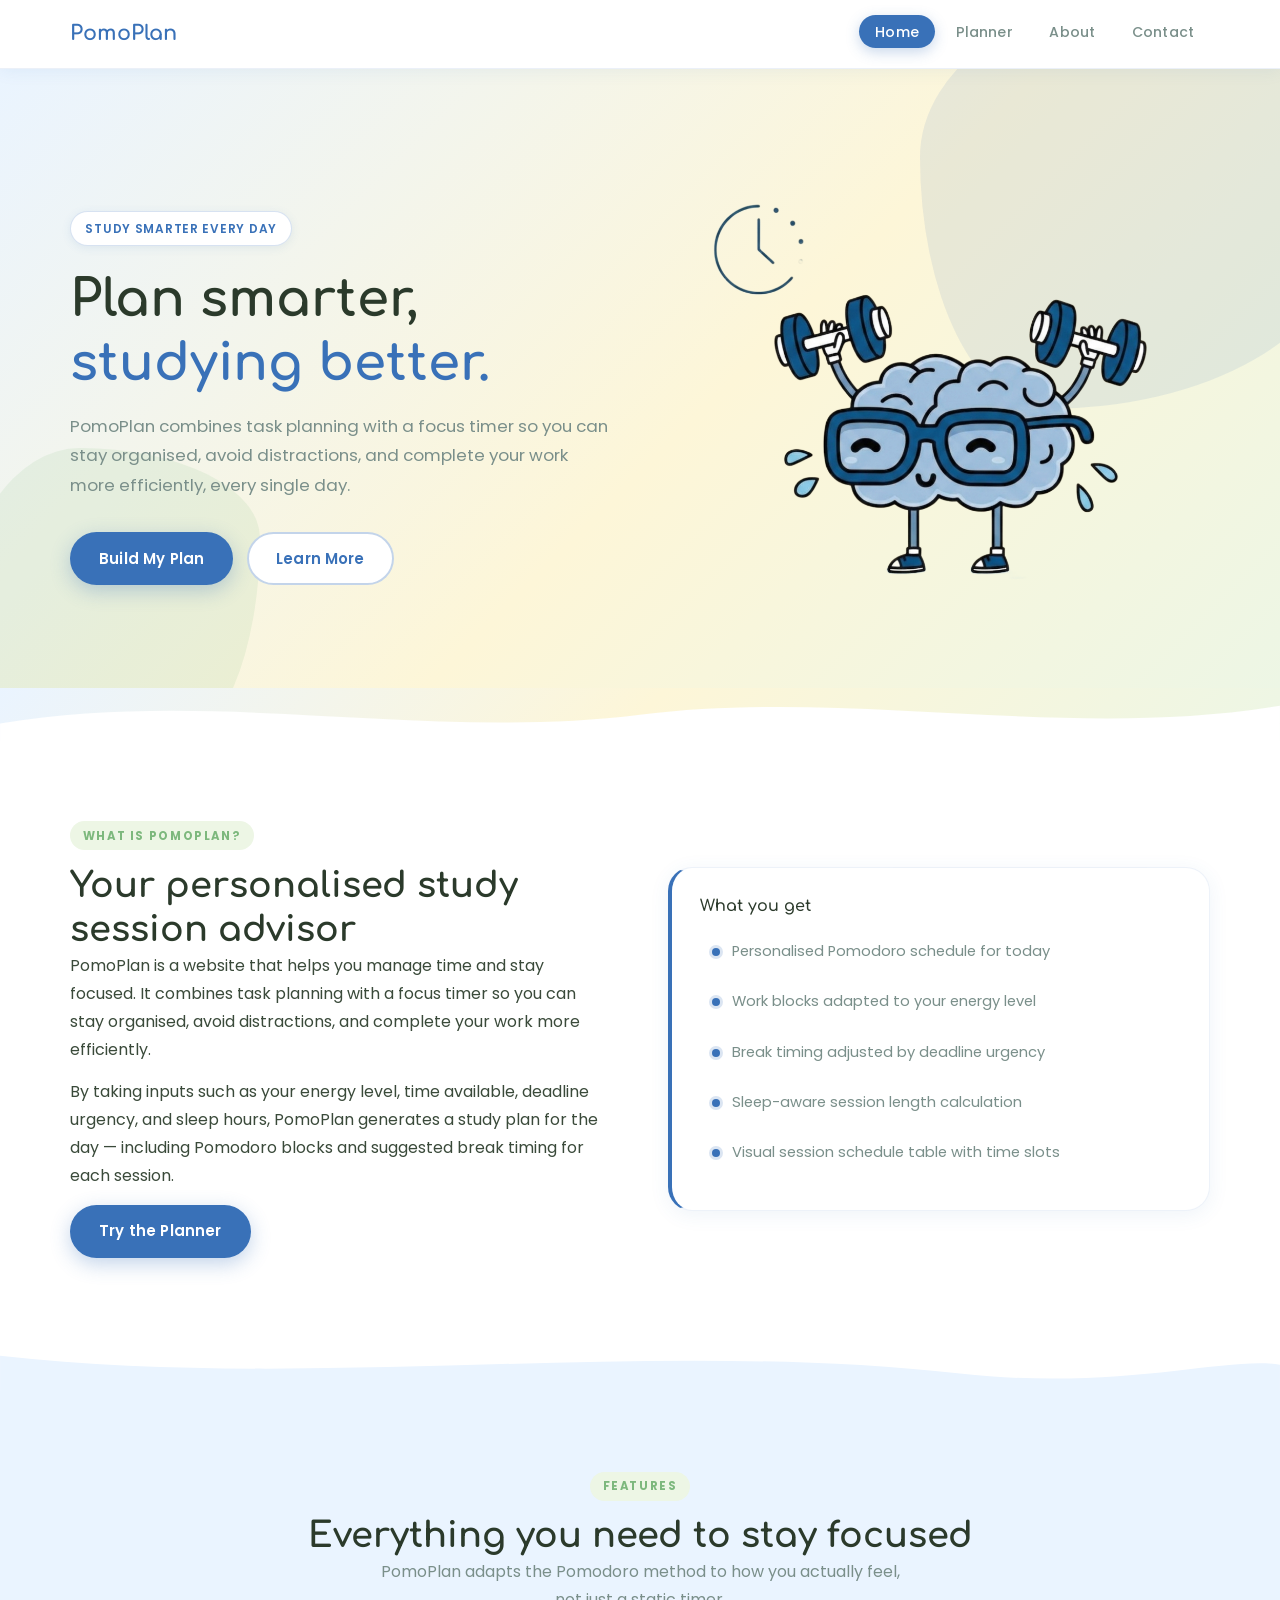
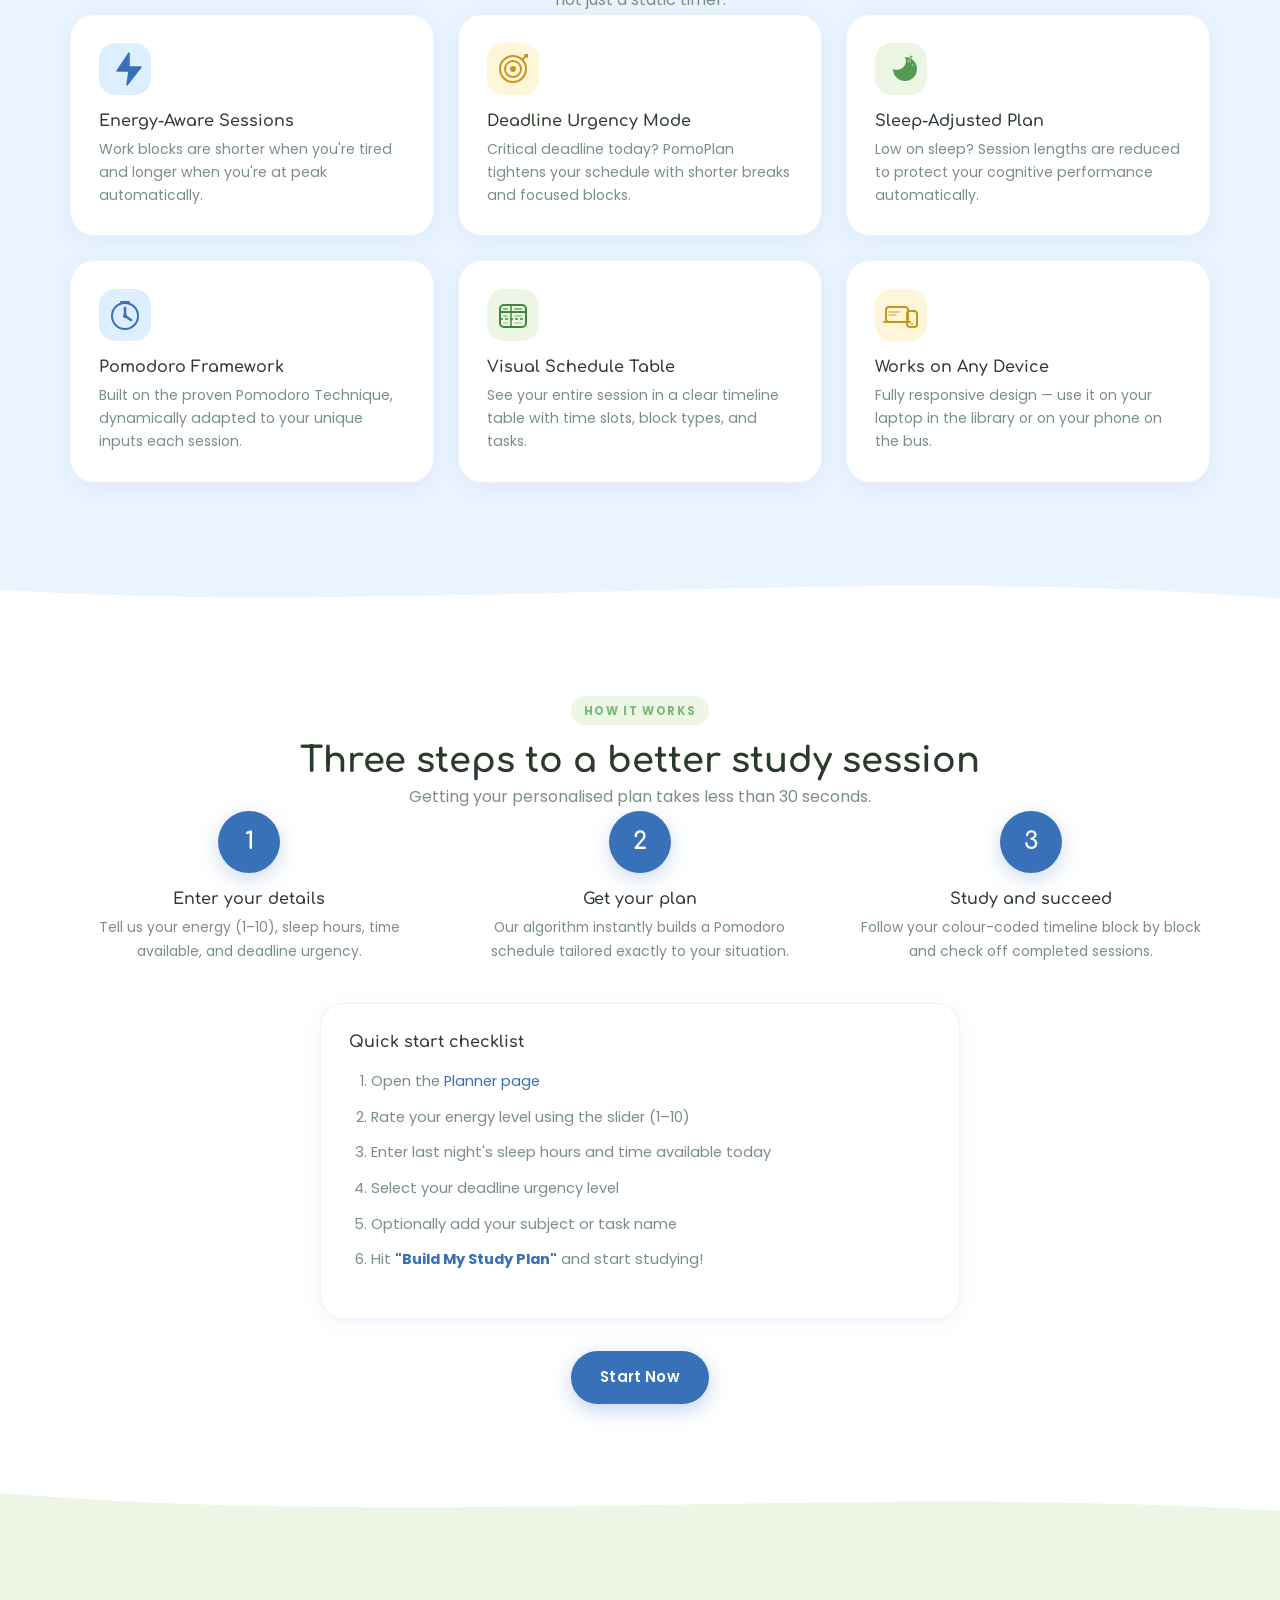
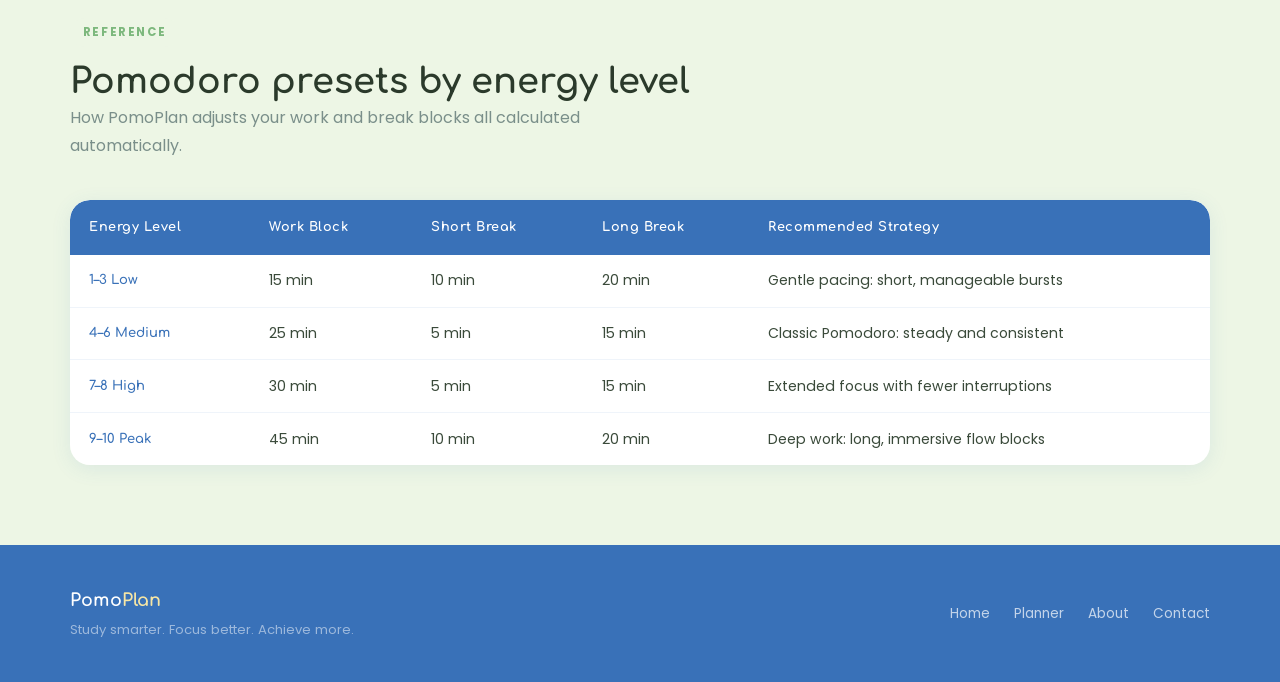
<file: index.html>
<!DOCTYPE html>
<html lang="en">

<head>
  <meta charset="UTF-8" />
  <meta name="viewport" content="width=device-width, initial-scale=1.0" />
  <title>PomoPlan - A Student-Focused Study Session Advisor</title>
  <link rel="icon" type="image/x-icon" href="assets/images/favicon.ico">
  <link
    href="https://fonts.googleapis.com/css2?family=Comfortaa:wght@400;500;600;700&family=Poppins:ital,wght@0,300;0,400;0,500;0,600;0,700;1,400&display=swap"
    rel="stylesheet">
  <link rel="stylesheet" href="style.css" />
</head>

<body>

  <!-- NAVIGATION -->
  <header>
    <nav class="site-nav">
      <div class="nav-inner">
        <a href="index.html" class="nav-logo">PomoPlan</a>
        <ul class="nav-links" id="navLinks">
          <li><a href="index.html" class="active">Home</a></li>
          <li><a href="planner.html">Planner</a></li>
          <li><a href="about.html">About</a></li>
          <li><a href="contact.html">Contact</a></li>
        </ul>
        <button class="hamburger" id="hamburger" aria-label="Toggle navigation menu">
          <span></span><span></span><span></span>
        </button>
      </div>
    </nav>
  </header>

  <main>

    <!-- HERO -->
    <section class="hero">
      <div class="hero-blob-1"></div>
      <div class="hero-blob-2"></div>
      <div class="hero-inner">
        <div class="fu">
          <div class="hero-badge">Study Smarter Every Day</div>
          <h1>Plan smarter,<br><em>studying better.</em></h1>
          <p class="hero-sub">
            PomoPlan combines task planning with a focus timer so you can stay organised,
            avoid distractions, and complete your work more efficiently, every single day.
          </p>
          <div class="hero-actions">
            <a href="planner.html" class="btn btn-primary">Build My Plan</a>
            <a href="about.html" class="btn btn-outline">Learn More</a>
          </div>
        </div>
        <!-- Image required -->
        <div class="hero-img fu2">
          <img src="assets/images/cover.jpg" alt="Students studying together at a desk with notebooks and laptops" />
        </div>
      </div>
    </section>

    <div class="wave wave-hero">
      <svg viewBox="0 0 1440 60" xmlns="http://www.w3.org/2000/svg">
        <path fill="#ffffff" d="M0,40 C240,0 480,60 720,30 C960,0 1200,60 1440,20 L1440,60 L0,60 Z" />
      </svg>
    </div>

    <!-- WHAT IS POMOPLAN -->
    <section class="section">
      <div class="section-inner">
        <div class="about-intro-grid">
          <article class="fu">
            <span class="eyebrow">What is PomoPlan?</span>
            <h2>Your personalised study session advisor</h2>
            <p>
              PomoPlan is a website that helps you manage time and stay focused.
              It combines task planning with a focus timer so you can stay organised,
              avoid distractions, and complete your work more efficiently.
            </p>
            <p>
              By taking inputs such as your energy level, time available, deadline urgency,
              and sleep hours, PomoPlan generates a study plan for the day — including
              Pomodoro blocks and suggested break timing for each session.
            </p>
            <a href="planner.html" class="btn btn-primary">Try the Planner</a>
          </article>
          <div class="fu2">
            <div class="bubble-card what-you-get-card">
              <h3>What you get</h3>
              <ul class="what-you-get-list">
                <li>Personalised Pomodoro schedule for today</li>
                <li>Work blocks adapted to your energy level</li>
                <li>Break timing adjusted by deadline urgency</li>
                <li>Sleep-aware session length calculation</li>
                <li>Visual session schedule table with time slots</li>
              </ul>
            </div>
          </div>
        </div>
      </div>
    </section>

    <div class="wave wave-white">
      <svg viewBox="0 0 1440 60" xmlns="http://www.w3.org/2000/svg">
        <path fill="#eaf4ff" d="M0,20 C360,60 720,0 1080,40 C1260,60 1380,20 1440,30 L1440,60 L0,60 Z" />
      </svg>
    </div>

    <!-- FEATURES -->
    <section class="section bg-sky">
      <div class="section-inner">
        <div class="text-center">
          <span class="eyebrow">Features</span>
          <h2>Everything you need to stay focused</h2>
          <p class="section-sub section-sub-center">
            PomoPlan adapts the Pomodoro method to how you actually feel, not just a static timer.
          </p>
        </div>
        <div class="card-grid">
          <div class="bubble-card fu">
            <div class="card-icon"><img src="assets/images/icons/energy.svg" alt="Energy icon" /></div>
            <h3>Energy-Aware Sessions</h3>
            <p>Work blocks are shorter when you're tired and longer when you're at peak automatically.</p>
          </div>
          <div class="bubble-card fu2">
            <div class="card-icon"><img src="assets/images/icons/deadline.svg" alt="Deadline icon" /></div>
            <h3>Deadline Urgency Mode</h3>
            <p>Critical deadline today? PomoPlan tightens your schedule with shorter breaks and focused blocks.</p>
          </div>
          <div class="bubble-card fu3">
            <div class="card-icon"><img src="assets/images/icons/sleep.svg" alt="Sleep icon" /></div>
            <h3>Sleep-Adjusted Plan</h3>
            <p>Low on sleep? Session lengths are reduced to protect your cognitive performance automatically.</p>
          </div>
          <div class="bubble-card fu">
            <div class="card-icon"><img src="assets/images/icons/clock.svg" alt="Clock icon" /></div>
            <h3>Pomodoro Framework</h3>
            <p>Built on the proven Pomodoro Technique, dynamically adapted to your unique inputs each session.</p>
          </div>
          <div class="bubble-card fu2">
            <div class="card-icon"><img src="assets/images/icons/schedule.svg" alt="Schedule icon" /></div>
            <h3>Visual Schedule Table</h3>
            <p>See your entire session in a clear timeline table with time slots, block types, and tasks.</p>
          </div>
          <div class="bubble-card fu3">
            <div class="card-icon"><img src="assets/images/icons/device.svg" alt="Device icon" /></div>
            <h3>Works on Any Device</h3>
            <p>Fully responsive design — use it on your laptop in the library or on your phone on the bus.</p>
          </div>
        </div>
      </div>
    </section>

    <div class="wave bg-sky">
      <svg viewBox="0 0 1440 60" xmlns="http://www.w3.org/2000/svg">
        <path fill="#ffffff" d="M0,30 C480,60 960,0 1440,40 L1440,60 L0,60 Z" />
      </svg>
    </div>

    <!-- HOW IT WORKS-->
    <section class="section">
      <div class="section-inner">
        <div class="text-center">
          <span class="eyebrow">How It Works</span>
          <h2>Three steps to a better study session</h2>
          <p class="section-sub section-sub-center">
            Getting your personalised plan takes less than 30 seconds.
          </p>
        </div>

        <div class="steps">
          <div class="step fu">
            <div class="step-num">1</div>
            <h4>Enter your details</h4>
            <p>Tell us your energy (1–10), sleep hours, time available, and deadline urgency.</p>
          </div>

          <div class="step fu2">
            <div class="step-num">2</div>
            <h4>Get your plan</h4>
            <p>Our algorithm instantly builds a Pomodoro schedule tailored exactly to your situation.</p>
          </div>

          <div class="step fu3">
            <div class="step-num">3</div>
            <h4>Study and succeed</h4>
            <p>Follow your colour-coded timeline block by block and check off completed sessions.</p>
          </div>
        </div>

        <div class="bubble-card quickstart-card">
          <h3>Quick start checklist</h3>
          <ol class="quickstart-list">
            <li>Open the <a href="planner.html">Planner page</a></li>
            <li>Rate your energy level using the slider (1–10)</li>
            <li>Enter last night's sleep hours and time available today</li>
            <li>Select your deadline urgency level</li>
            <li>Optionally add your subject or task name</li>
            <li>Hit <strong>"Build My Study Plan"</strong> and start studying!</li>
          </ol>
        </div>

        <div class="text-center mt-2">
          <a href="planner.html" class="btn btn-primary">Start Now</a>
        </div>
      </div>
    </section>

    <div class="wave wave-white">
      <svg viewBox="0 0 1440 60" xmlns="http://www.w3.org/2000/svg">
        <path fill="#edf6e5" d="M0,10 C480,50 960,0 1440,30 L1440,60 L0,60 Z" />
      </svg>
    </div>

    <!-- POMODORO table -->
    <section class="section bg-green">
      <div class="section-inner">
        <span class="eyebrow">Reference</span>
        <h2>Pomodoro presets by energy level</h2>
        <p class="section-sub">How PomoPlan adjusts your work and break blocks all calculated automatically.</p>
        <div class="table-wrap">
          <table>
            <thead>
              <tr>
                <th>Energy Level</th>
                <th>Work Block</th>
                <th>Short Break</th>
                <th>Long Break</th>
                <th>Recommended Strategy</th>
              </tr>
            </thead>
            <tbody>
              <tr>
                <td>1–3 Low</td>
                <td>15 min</td>
                <td>10 min</td>
                <td>20 min</td>
                <td>Gentle pacing: short, manageable bursts</td>
              </tr>
              <tr>
                <td>4–6 Medium</td>
                <td>25 min</td>
                <td>5 min</td>
                <td>15 min</td>
                <td>Classic Pomodoro: steady and consistent</td>
              </tr>
              <tr>
                <td>7–8 High</td>
                <td>30 min</td>
                <td>5 min</td>
                <td>15 min</td>
                <td>Extended focus with fewer interruptions</td>
              </tr>
              <tr>
                <td>9–10 Peak</td>
                <td>45 min</td>
                <td>10 min</td>
                <td>20 min</td>
                <td>Deep work: long, immersive flow blocks</td>
              </tr>
            </tbody>
          </table>
        </div>
      </div>
    </section>

  </main>

  <!-- FOOTER -->
  <footer class="site-footer">
    <div class="footer-inner">
      <div>
        <div class="footer-logo">Pomo<span>Plan</span></div>
        <div class="footer-tagline">Study smarter. Focus better. Achieve more.</div>
      </div>
      <nav class="footer-nav">
        <a href="index.html">Home</a>
        <a href="planner.html">Planner</a>
        <a href="about.html">About</a>
        <a href="contact.html">Contact</a>
      </nav>
    </div>
  </footer>

  <script src="script.js"></script>
</body>

</html>
</file>
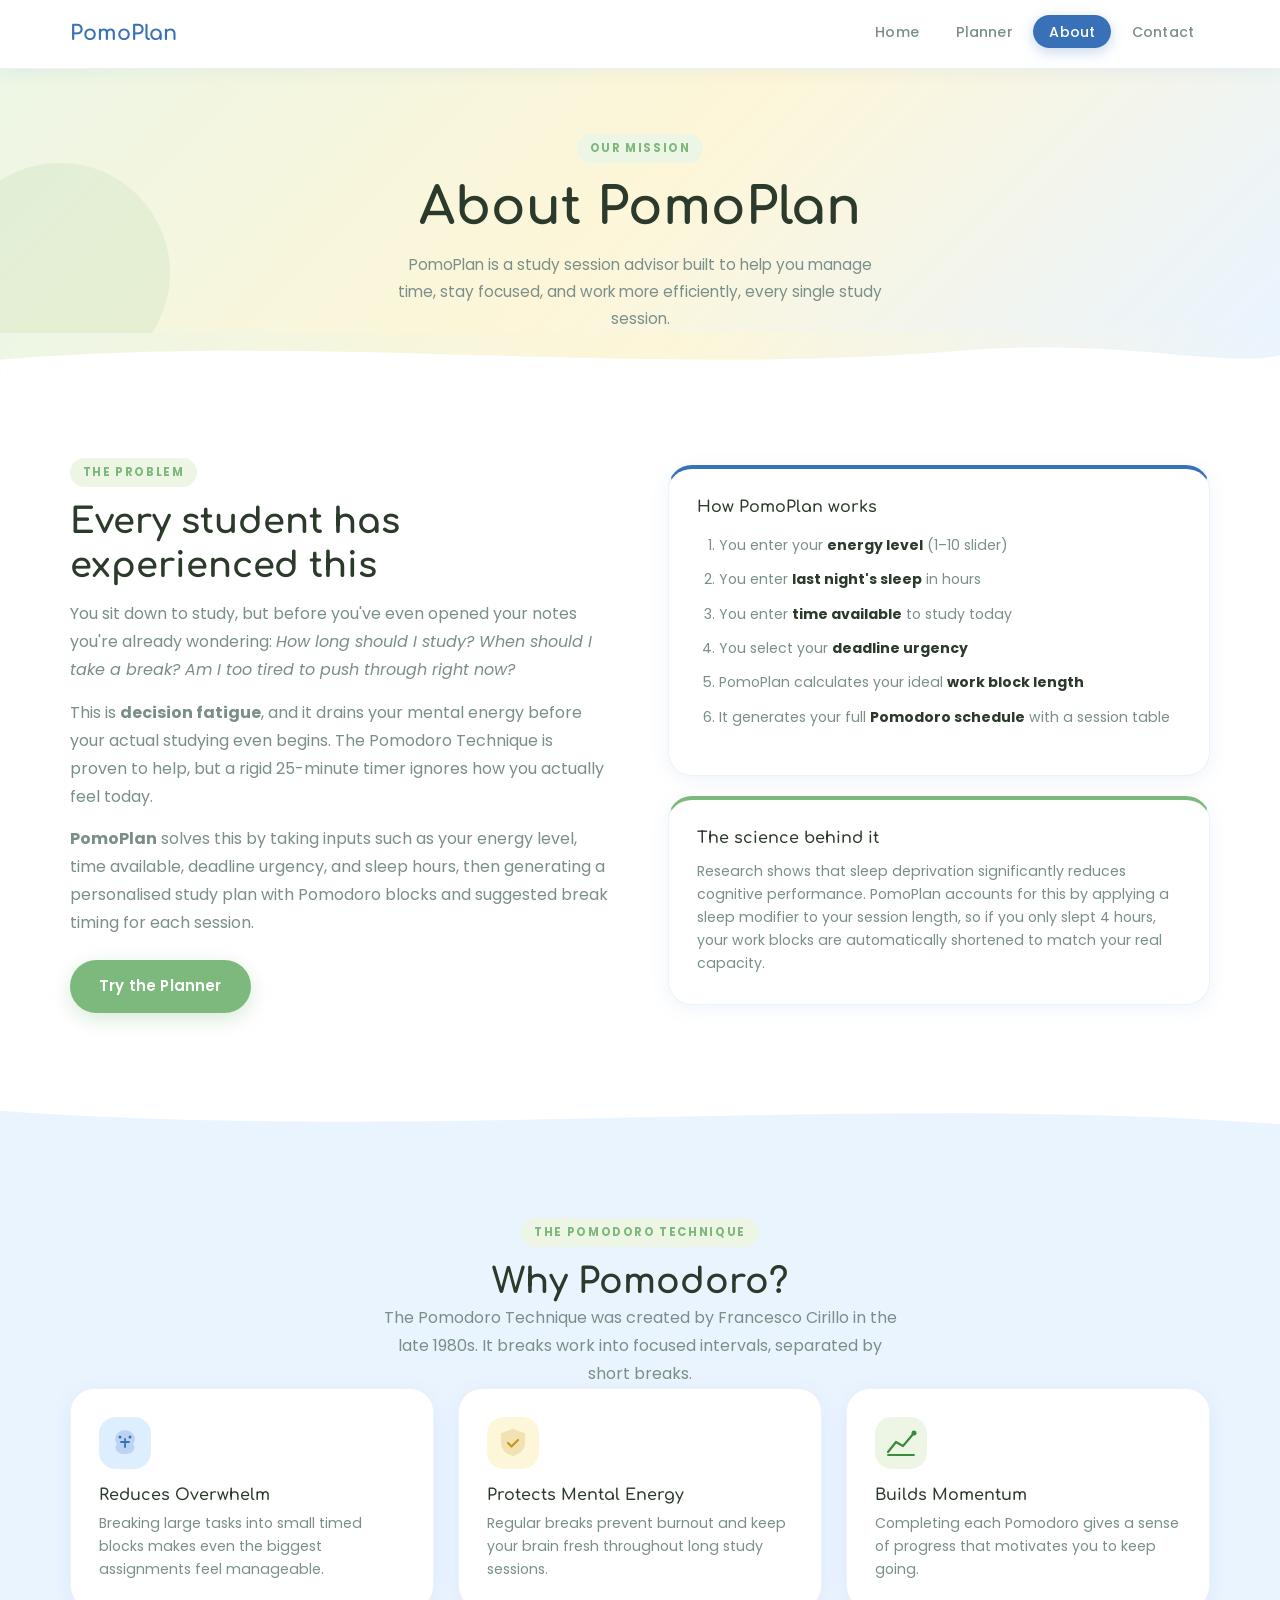
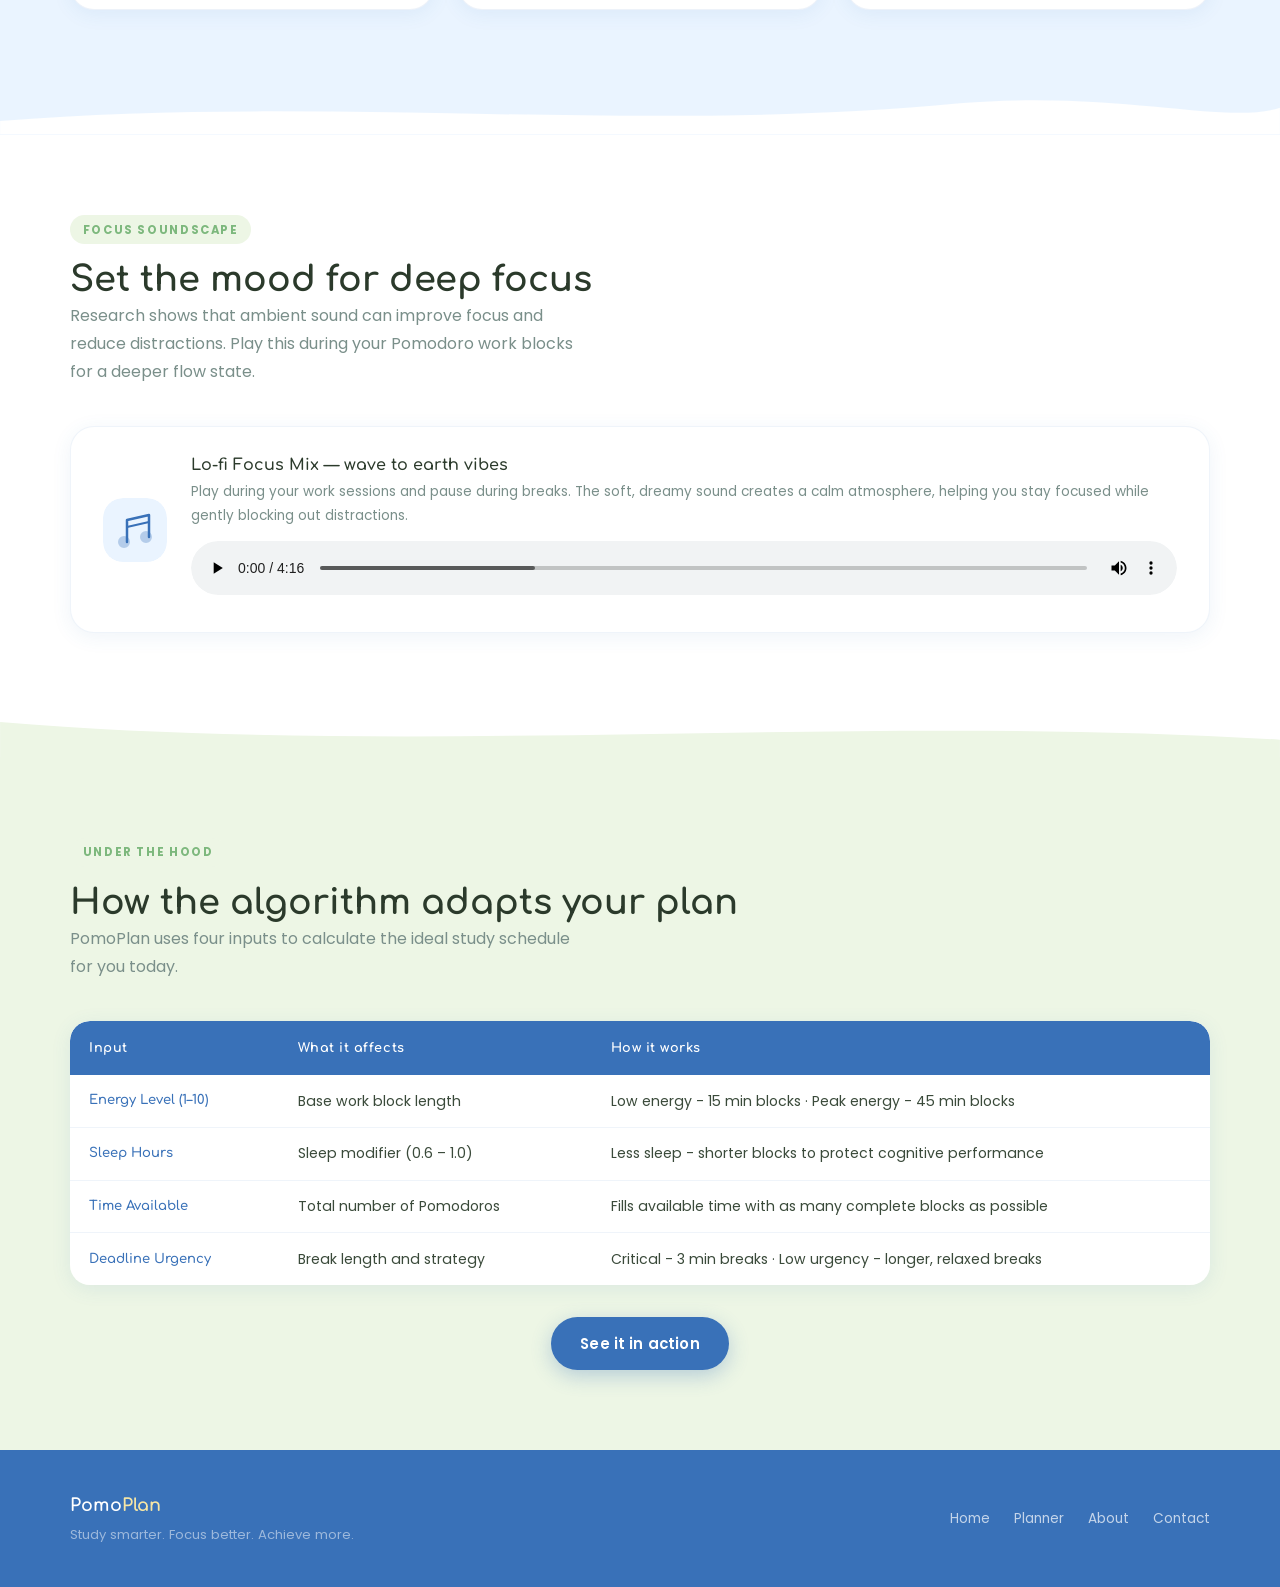
<file: about.html>
<!DOCTYPE html>
<html lang="en">
<head>
  <meta charset="UTF-8" />
  <meta name="viewport" content="width=device-width, initial-scale=1.0" />
  <title>About - PomoPlan</title>
  <link rel="icon" type="image/x-icon" href="assets/images/favicon.ico">
  <link href="https://fonts.googleapis.com/css2?family=Comfortaa:wght@400;500;600;700&family=Poppins:ital,wght@0,300;0,400;0,500;0,600;0,700;1,400&display=swap" rel="stylesheet">
  <link rel="stylesheet" href="style.css" />
</head>
<body>

  <!-- NAVIGATION -->
  <header>
  <nav class="site-nav">
    <div class="nav-inner">
      <a href="index.html" class="nav-logo">PomoPlan</a>
      <ul class="nav-links" id="navLinks">
        <li><a href="index.html">Home</a></li>
        <li><a href="planner.html">Planner</a></li>
        <li><a href="about.html" class="active">About</a></li>
        <li><a href="contact.html">Contact</a></li>
      </ul>
      <button class="hamburger" id="hamburger" aria-label="Toggle navigation menu">
        <span></span><span></span><span></span>
      </button>
    </div>
  </nav>
  </header>

  <main>

    <!-- PAGE HEADER -->
    <div class="page-header-hero-green">
      <div class="blob-decor"></div>
      <span class="eyebrow">Our Mission</span>
      <h1>About PomoPlan</h1>
      <p>
        PomoPlan is a study session advisor built to help you manage time, stay focused,
        and work more efficiently, every single study session.
      </p>
    </div>
    <div class="wave wave-green-header">
      <svg viewBox="0 0 1440 50" xmlns="http://www.w3.org/2000/svg">
        <path fill="#ffffff" d="M0,30 C360,0 720,50 1080,20 C1260,5 1380,40 1440,25 L1440,50 L0,50 Z" />
      </svg>
    </div>

    <!-- WHAT IS POMOPLAN -->
    <section class="section">
      <div class="section-inner">
        <div class="about-intro-grid">
          <article class="about-intro-text fu">
            <span class="eyebrow">The Problem</span>
            <h2>Every student has experienced this</h2>
            <p>
              You sit down to study, but before you've even opened your notes you're already
              wondering: <em>How long should I study? When should I take a break? Am I too
              tired to push through right now?</em>
            </p>
            <p>
              This is <strong>decision fatigue</strong>, and it drains your mental energy
              before your actual studying even begins. The Pomodoro Technique is proven to
              help, but a rigid 25-minute timer ignores how you actually feel today.
            </p>
            <p>
              <strong>PomoPlan</strong> solves this by taking inputs such as your energy
              level, time available, deadline urgency, and sleep hours, then generating
              a personalised study plan with Pomodoro blocks and suggested break timing
              for each session.
            </p>
            <a href="planner.html" class="btn btn-green">Try the Planner</a>
          </article>
          <div class="fu2">
            <div class="bubble-card how-it-works-card">
              <h3>How PomoPlan works</h3>
              <!-- Ordered list -->
              <ol class="how-it-works-list">
                <li>You enter your <strong>energy level</strong> (1–10 slider)</li>
                <li>You enter <strong>last night's sleep</strong> in hours</li>
                <li>You enter <strong>time available</strong> to study today</li>
                <li>You select your <strong>deadline urgency</strong></li>
                <li>PomoPlan calculates your ideal <strong>work block length</strong></li>
                <li>It generates your full <strong>Pomodoro schedule</strong> with a session table</li>
              </ol>
            </div>
            <div class="bubble-card science-card">
              <h3>The science behind it</h3>
              <p>
                Research shows that sleep deprivation significantly reduces cognitive performance.
                PomoPlan accounts for this by applying a sleep modifier to your session length,
                so if you only slept 4 hours, your work blocks are automatically shortened to
                match your real capacity.
              </p>
            </div>
          </div>
        </div>
      </div>
    </section>

    <div class="wave wave-white">
      <svg viewBox="0 0 1440 50" xmlns="http://www.w3.org/2000/svg">
        <path fill="#eaf4ff" d="M0,20 C480,55 960,0 1440,35 L1440,50 L0,50 Z" />
      </svg>
    </div>

    <section class="section bg-sky">
      <div class="section-inner">
        <div class="text-center">
          <span class="eyebrow">The Pomodoro Technique</span>
          <h2>Why Pomodoro?</h2>
          <p class="section-sub section-sub-center">
            The Pomodoro Technique was created by Francesco Cirillo in the late 1980s.
            It breaks work into focused intervals, separated by short breaks.
          </p>
        </div>

        <div class="card-grid">
          <div class="bubble-card fu">
            <div class="card-icon"><img src="assets/images/icons/brain.svg" alt="Brain icon"/></div>
            <h3>Reduces Overwhelm</h3>
            <p>Breaking large tasks into small timed blocks makes even the biggest assignments feel manageable.</p>
          </div>

          <div class="bubble-card fu2">
            <div class="card-icon"><img src="assets/images/icons/shield.svg" alt="Shield icon"/></div>
            <h3>Protects Mental Energy</h3>
            <p>Regular breaks prevent burnout and keep your brain fresh throughout long study sessions.</p>
          </div>

          <div class="bubble-card fu3">
            <div class="card-icon"><img src="assets/images/icons/momentum.svg" alt="Momentum icon"/></div>
            <h3>Builds Momentum</h3>
            <p>Completing each Pomodoro gives a sense of progress that motivates you to keep going.</p>
          </div>
        </div>
      </div>
    </section>

    <div class="wave bg-sky">
      <svg viewBox="0 0 1440 50" xmlns="http://www.w3.org/2000/svg">
        <path fill="#ffffff" d="M0,35 C360,5 720,50 1080,15 C1260,0 1380,40 1440,20 L1440,50 L0,50 Z" />
      </svg>
    </div>

    <!-- AUDIO -->
    <section class="section">
      <div class="section-inner">
        <span class="eyebrow">Focus Soundscape</span>
        <h2>Set the mood for deep focus</h2>
        <p class="section-sub">
          Research shows that ambient sound can improve focus and reduce distractions.
          Play this during your Pomodoro work blocks for a deeper flow state.
        </p>
        <div class="audio-card">
          <div class="audio-icon"><img src="assets/images/icons/music.svg" alt="Music icon" style="width:64px;height:64px;"/></div>
          <div class="audio-info">
            <h4>Lo-fi Focus Mix — wave to earth vibes</h4>
            <p>
              Play during your work sessions and pause during breaks. The soft, dreamy sound creates a calm
              atmosphere, helping you stay focused while gently blocking out distractions.
            </p>
            <audio controls>
              <source src="assets/audios/wave to earth - seasons.mp3" type="audio/mpeg" />
              Your browser does not support the audio element.
            </audio>
          </div>
        </div>
      </div>
    </section>

    <div class="wave wave-white">
      <svg viewBox="0 0 1440 50" xmlns="http://www.w3.org/2000/svg">
        <path fill="#edf6e5" d="M0,10 C480,50 960,0 1440,30 L1440,50 L0,50 Z" />
      </svg>
    </div>

    <!-- ALGORITHM TABLE -->
    <section class="section bg-green">
      <div class="section-inner">
        <span class="eyebrow">Under the Hood</span>
        <h2>How the algorithm adapts your plan</h2>
        <p class="section-sub">
          PomoPlan uses four inputs to calculate the ideal study schedule for you today.
        </p>
        <div class="table-wrap">
          <table>
            <thead>
              <tr>
                <th>Input</th>
                <th>What it affects</th>
                <th>How it works</th>
              </tr>
            </thead>
            <tbody>
              <tr>
                <td>Energy Level (1–10)</td>
                <td>Base work block length</td>
                <td>Low energy - 15 min blocks · Peak energy - 45 min blocks</td>
              </tr>
              <tr>
                <td>Sleep Hours</td>
                <td>Sleep modifier (0.6 – 1.0)</td>
                <td>Less sleep - shorter blocks to protect cognitive performance</td>
              </tr>
              <tr>
                <td>Time Available</td>
                <td>Total number of Pomodoros</td>
                <td>Fills available time with as many complete blocks as possible</td>
              </tr>
              <tr>
                <td>Deadline Urgency</td>
                <td>Break length and strategy</td>
                <td>Critical - 3 min breaks · Low urgency - longer, relaxed breaks</td>
              </tr>
            </tbody>
          </table>
        </div>
        <div class="text-center mt-2">
          <a href="planner.html" class="btn btn-primary">See it in action</a>
        </div>
      </div>
    </section>

  </main>

  <!-- FOOTER -->
  <footer class="site-footer">
    <div class="footer-inner">
      <div>
        <div class="footer-logo">Pomo<span>Plan</span></div>
        <div class="footer-tagline">Study smarter. Focus better. Achieve more.</div>
      </div>
      <nav class="footer-nav">
        <a href="index.html">Home</a>
        <a href="planner.html">Planner</a>
        <a href="about.html">About</a>
        <a href="contact.html">Contact</a>
      </nav>
    </div>
  </footer>

  <script src="script.js"></script>
</body>
</html>
</file>
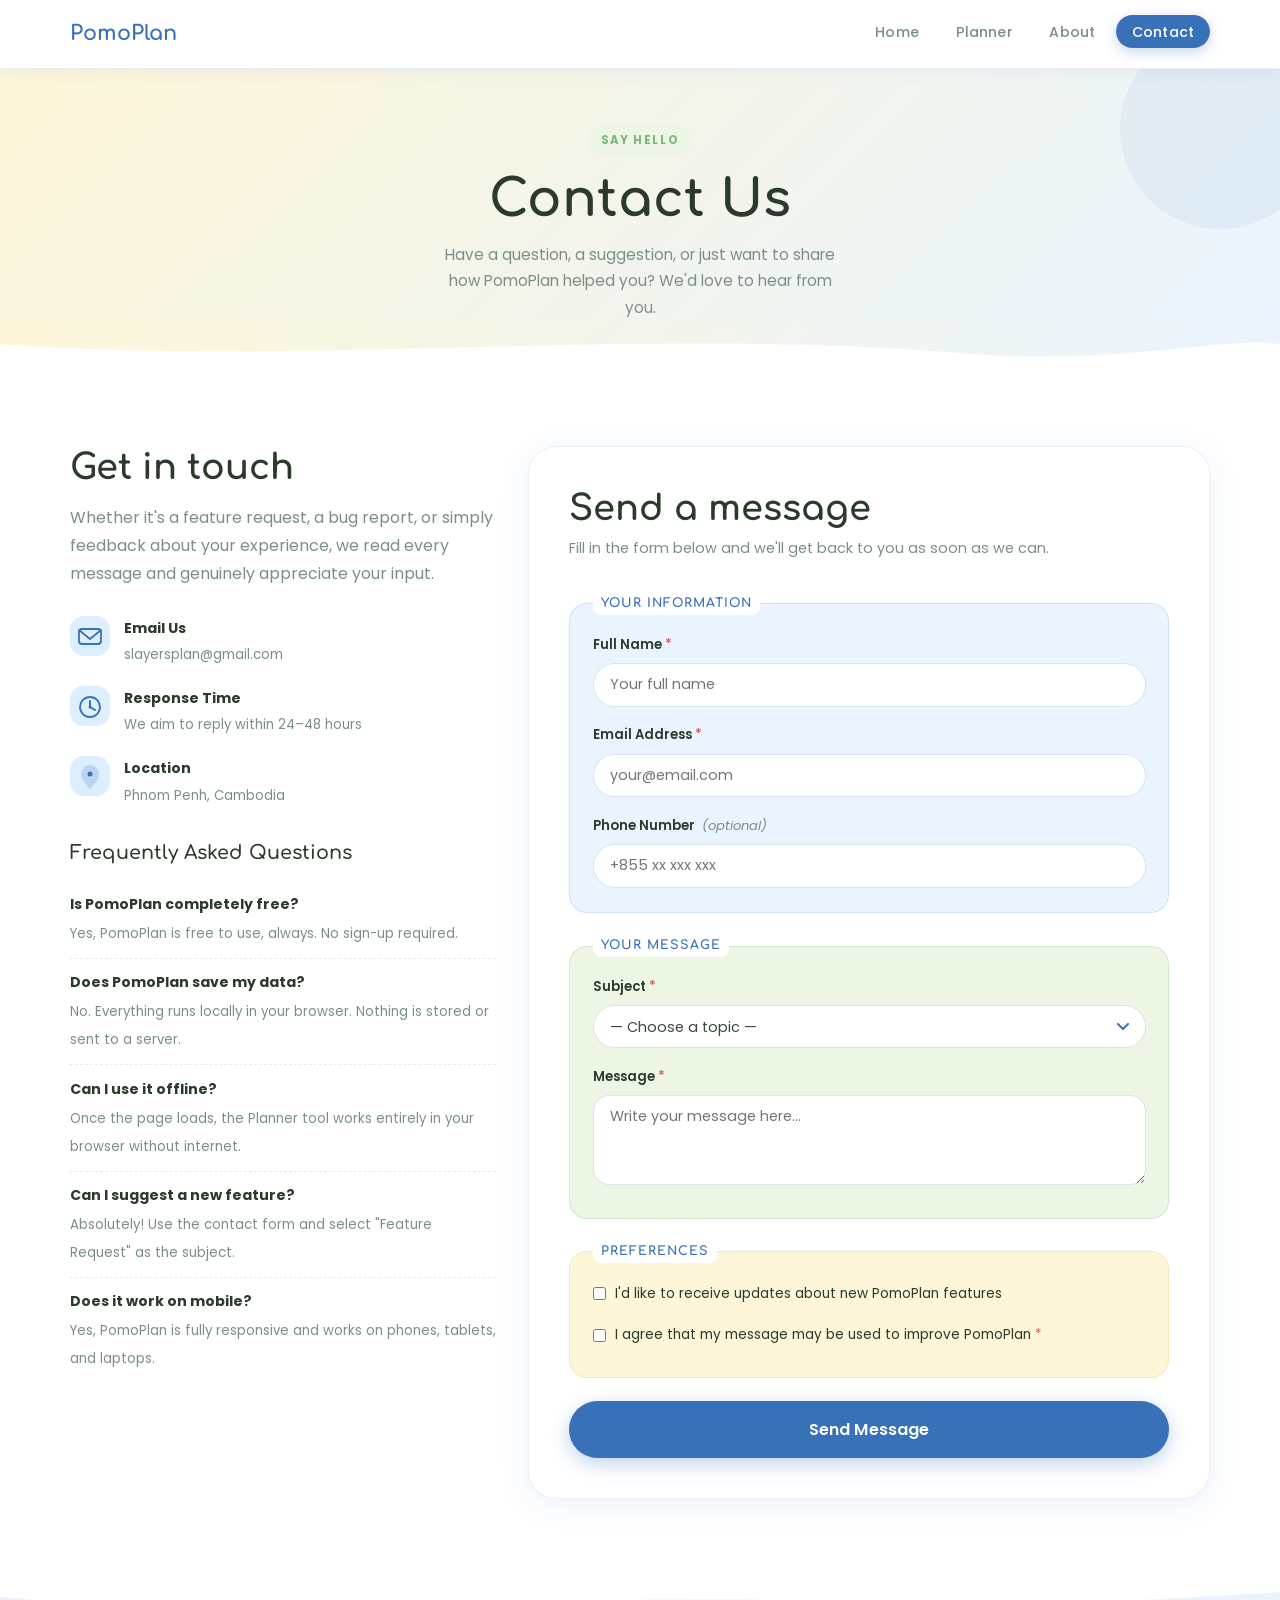
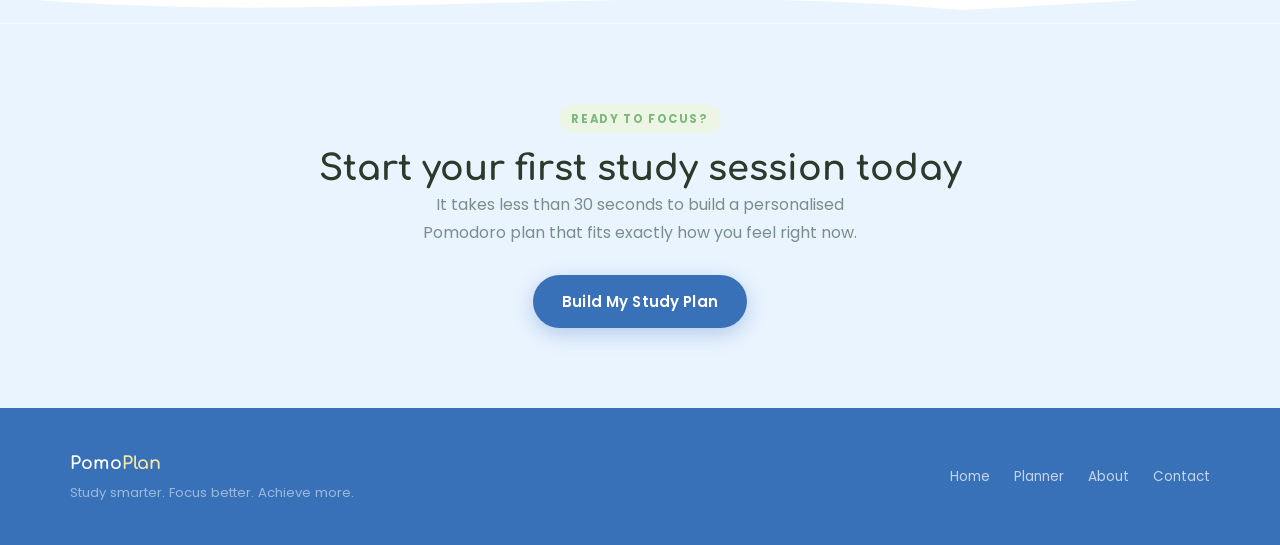
<file: contact.html>
<!DOCTYPE html>
<html lang="en">
<head>
  <meta charset="UTF-8" />
  <meta name="viewport" content="width=device-width, initial-scale=1.0" />
  <title>Contact - PomoPlan</title>
  <link rel="icon" type="image/png" href="assets/images/favicon.ico">
  <link href="https://fonts.googleapis.com/css2?family=Comfortaa:wght@400;500;600;700&family=Poppins:ital,wght@0,300;0,400;0,500;0,600;0,700;1,400&display=swap" rel="stylesheet">
  <link rel="stylesheet" href="style.css" />
</head>
<body>

  <!-- NAVIGATION -->
  <header>
  <nav class="site-nav">
    <div class="nav-inner">
      <a href="index.html" class="nav-logo">PomoPlan</a>
      <ul class="nav-links" id="navLinks">
        <li><a href="index.html">Home</a></li>
        <li><a href="planner.html">Planner</a></li>
        <li><a href="about.html">About</a></li>
        <li><a href="contact.html" class="active">Contact</a></li>
      </ul>
      <button class="hamburger" id="hamburger" aria-label="Toggle navigation menu">
        <span></span><span></span><span></span>
      </button>
    </div>
  </nav>
  </header>

  <main>

    <!-- PAGE HEADER -->
    <div class="page-header-hero-vanilla">
      <div class="blob-decor"></div>
      <span class="eyebrow">Say Hello</span>
      <h1>Contact Us</h1>
      <p>
        Have a question, a suggestion, or just want to share how PomoPlan helped you?
        We'd love to hear from you.
      </p>
    </div>
    <div class="wave wave-vanilla-header">
      <svg viewBox="0 0 1440 50" xmlns="http://www.w3.org/2000/svg">
        <path fill="#ffffff" d="M0,25 C360,50 720,5 1080,35 C1260,50 1380,15 1440,25 L1440,50 L0,50 Z"/>
      </svg>
    </div>

    <!-- CONTACT SECTION -->
    <section class="section">
      <div class="section-inner">
        <div class="contact-grid">

          <!-- INFO SIDE -->
          <div class="contact-side fu">
            <h2>Get in touch</h2>
            <p>
              Whether it's a feature request, a bug report, or simply feedback about
              your experience, we read every message and genuinely appreciate your input.
            </p>

            <div class="info-rows">
              <div class="info-row">
                <div class="info-icon"><img src="assets/images/icons/email.svg" alt="Email" style="width:40px;height:40px;border-radius:14px;"/></div>
                <div>
                  <strong>Email Us</strong>
                  <span>slayersplan@gmail.com</span>
                </div>
              </div>
              <div class="info-row">
                <div class="info-icon"><img src="assets/images/icons/response.svg" alt="Response time" style="width:40px;height:40px;border-radius:14px;"/></div>
                <div>
                  <strong>Response Time</strong>
                  <span>We aim to reply within 24–48 hours</span>
                </div>
              </div>
              <div class="info-row">
                <div class="info-icon"><img src="assets/images/icons/location.svg" alt="Location" style="width:40px;height:40px;border-radius:14px;"/></div>
                <div>
                  <strong>Location</strong>
                  <span>Phnom Penh, Cambodia</span>
                </div>
              </div>
            </div>

            <!-- FAQ -->
            <article class="faq-section">
              <h3>Frequently Asked Questions</h3>
              <div class="faq-item">
                <strong>Is PomoPlan completely free?</strong>
                <span>Yes, PomoPlan is free to use, always. No sign-up required.</span>
              </div>
              <div class="faq-item">
                <strong>Does PomoPlan save my data?</strong>
                <span>No. Everything runs locally in your browser. Nothing is stored or sent to a server.</span>
              </div>
              <div class="faq-item">
                <strong>Can I use it offline?</strong>
                <span>Once the page loads, the Planner tool works entirely in your browser without internet.</span>
              </div>
              <div class="faq-item">
                <strong>Can I suggest a new feature?</strong>
                <span>Absolutely! Use the contact form and select "Feature Request" as the subject.</span>
              </div>
              <div class="faq-item">
                <strong>Does it work on mobile?</strong>
                <span>Yes, PomoPlan is fully responsive and works on phones, tablets, and laptops.</span>
              </div>
            </article>
          </div>

          <!-- CONTACT FORM -->
          <div class="form-bubble fu2">
            <h2>Send a message</h2>
            <p class="form-sub">Fill in the form below and we'll get back to you as soon as we can.</p>

            <form id="contactForm" novalidate>

              <fieldset>
                <legend>Your Information</legend>
                <div class="form-group">
                  <label for="fullName">Full Name <span class="required-star">*</span></label>
                  <input type="text" id="fullName" name="fullName"
                    placeholder="Your full name" required />
                </div>
                <div class="form-group">
                  <label for="email">Email Address <span class="required-star">*</span></label>
                  <input type="email" id="email" name="email"
                    placeholder="your@email.com" required />
                </div>
                <div class="form-group">
                  <label for="phone">Phone Number <span class="hint">(optional)</span></label>
                  <input type="tel" id="phone" name="phone"
                    placeholder="+855 xx xxx xxx" />
                </div>
              </fieldset>

              <fieldset class="fs-green">
                <legend>Your Message</legend>
                <div class="form-group">
                  <label for="subject_c">Subject <span class="required-star">*</span></label>
                  <select id="subject_c" name="subject_c" required>
                    <option value="">— Choose a topic —</option>
                    <option value="general">General question</option>
                    <option value="feedback">Feedback about PomoPlan</option>
                    <option value="feature">Feature request</option>
                    <option value="bug">Bug report</option>
                    <option value="other">Other</option>
                  </select>
                </div>
                <div class="form-group">
                  <label for="message">Message <span class="required-star">*</span></label>
                  <textarea id="message" name="message"
                    placeholder="Write your message here…" required></textarea>
                </div>
              </fieldset>

              <fieldset class="fs-vanilla">
                <legend>Preferences</legend>
                <div class="form-group">
                  <label class="checkbox-label">
                    <input type="checkbox" id="updates" name="updates" />
                    <span>I'd like to receive updates about new PomoPlan features</span>
                  </label>
                </div>
                <div class="form-group">
                  <label class="checkbox-label">
                    <input type="checkbox" id="terms" name="terms" required />
                    <span>I agree that my message may be used to improve PomoPlan <span class="required-star">*</span></span>
                  </label>
                </div>
              </fieldset>

              <button type="submit" class="btn btn-primary btn-submit-full">
                Send Message
              </button>
              <div id="formSuccess" class="success-msg">
                Message sent! Thank you, we'll be in touch soon.
              </div>
            </form>
          </div>

        </div>
      </div>
    </section>

    <div class="wave wave-white">
      <svg viewBox="0 0 1440 50" xmlns="http://www.w3.org/2000/svg">
        <path fill="#eaf4ff" d="M0,20 C360,55 720,0 1080,35 L1440,15 L1440,50 L0,50 Z"/>
      </svg>
    </div>

    <!-- CTA -->
    <section class="section bg-sky">
      <div class="section-inner text-center">
        <span class="eyebrow">Ready to focus?</span>
        <h2>Start your first study session today</h2>
        <p class="cta-description">
          It takes less than 30 seconds to build a personalised Pomodoro plan
          that fits exactly how you feel right now.
        </p>
        <a href="planner.html" class="btn btn-primary">Build My Study Plan</a>
      </div>
    </section>

  </main>

  <!-- FOOTER -->
  <footer class="site-footer">
    <div class="footer-inner">
      <div>
        <div class="footer-logo">Pomo<span>Plan</span></div>
        <div class="footer-tagline">Study smarter. Focus better. Achieve more.</div>
      </div>
      <nav class="footer-nav">
        <a href="index.html">Home</a>
        <a href="planner.html">Planner</a>
        <a href="about.html">About</a>
        <a href="contact.html">Contact</a>
      </nav>
    </div>
  </footer>

  <script src="script.js"></script>
</body>
</html>
</file>
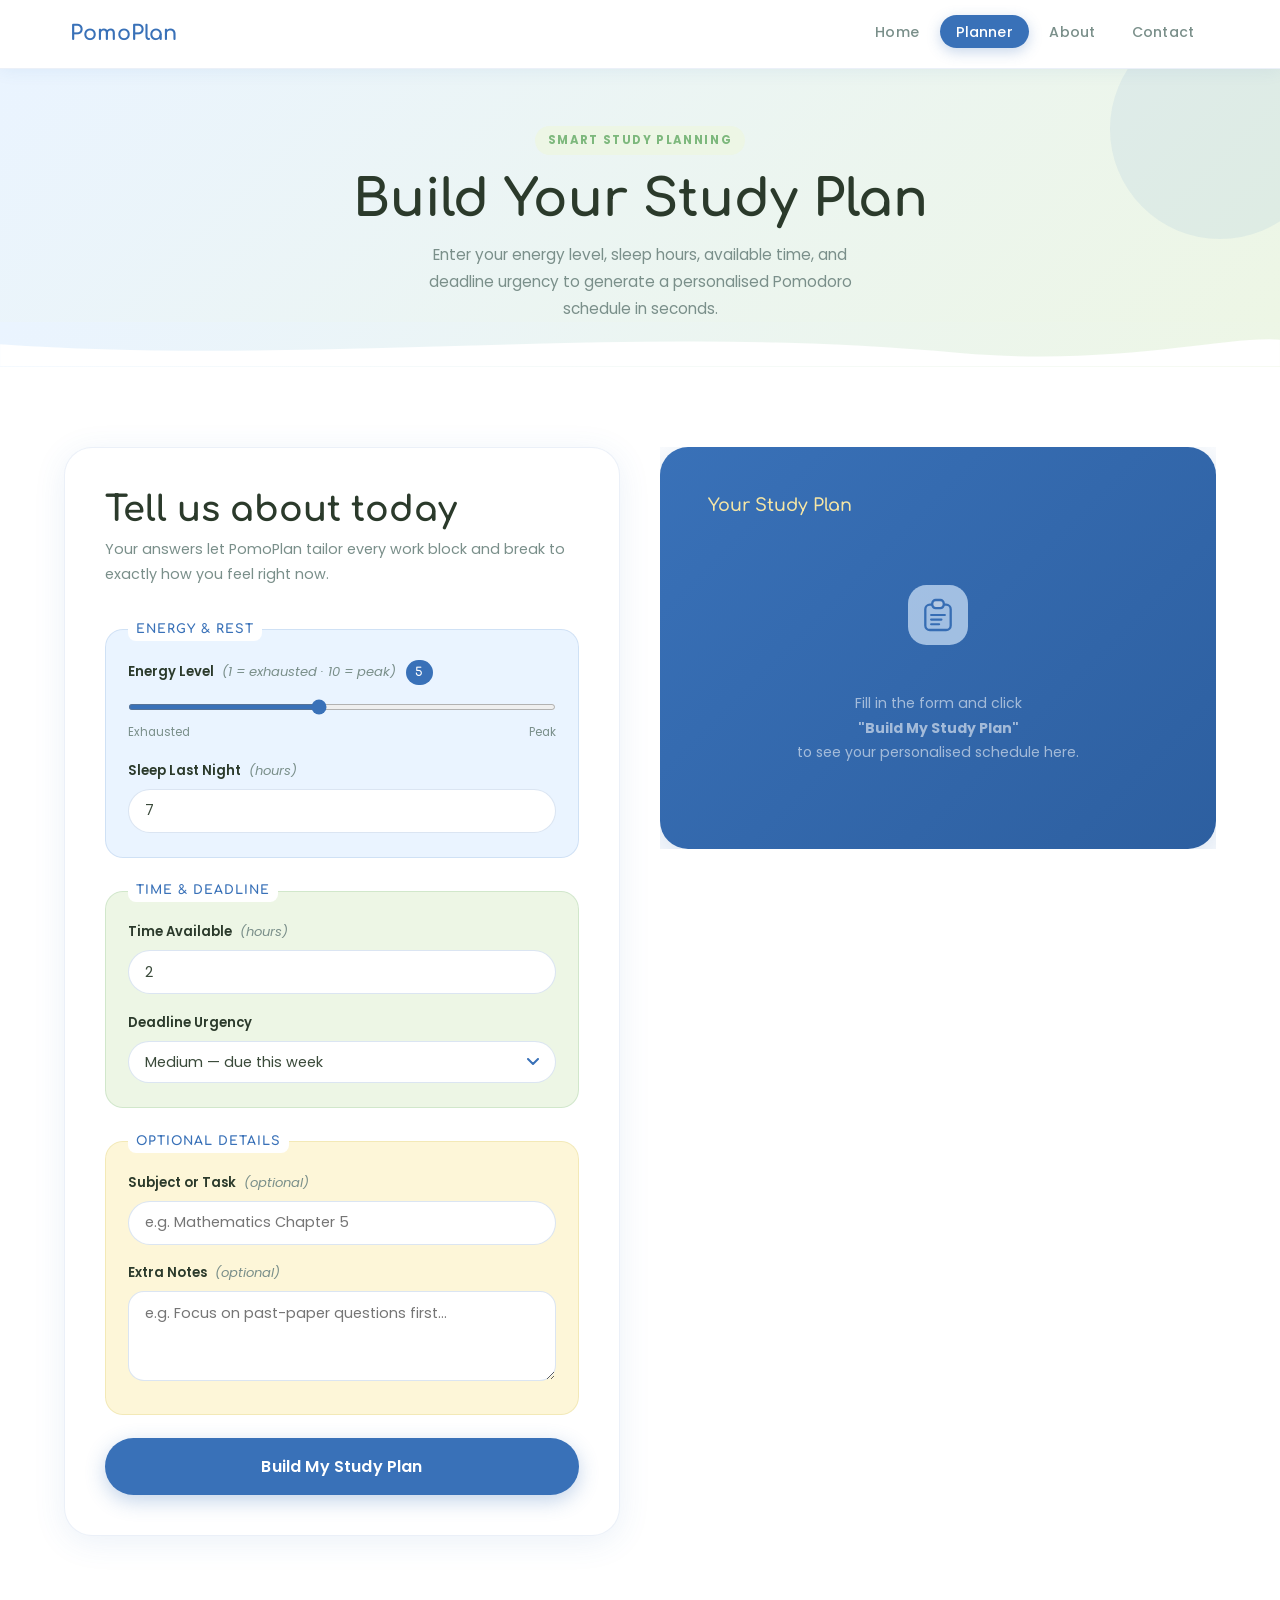
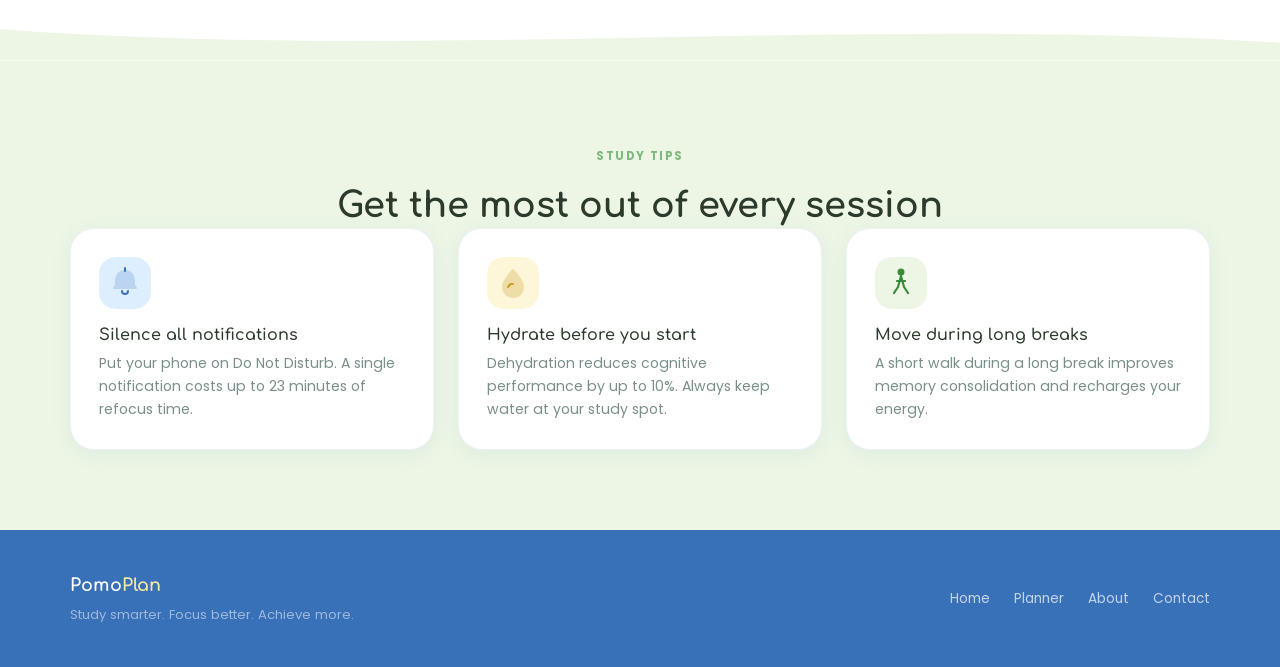
<file: planner.html>
<!DOCTYPE html>
<html lang="en">
<head>
  <meta charset="UTF-8" />
  <meta name="viewport" content="width=device-width, initial-scale=1.0" />
  <title>Planner - PomoPlan</title>
  <link rel="icon" type="image/x-icon" href="assets/images/favicon.ico">
  <link href="https://fonts.googleapis.com/css2?family=Comfortaa:wght@400;500;600;700&family=Poppins:ital,wght@0,300;0,400;0,500;0,600;0,700;1,400&display=swap" rel="stylesheet">
  <link rel="stylesheet" href="style.css" />
</head>
<body>

  <!-- NAVIGATION -->
  <header>
  <nav class="site-nav">
    <div class="nav-inner">
      <a href="index.html" class="nav-logo">PomoPlan</a>
      <ul class="nav-links" id="navLinks">
        <li><a href="index.html">Home</a></li>
        <li><a href="planner.html" class="active">Planner</a></li>
        <li><a href="about.html">About</a></li>
        <li><a href="contact.html">Contact</a></li>
      </ul>
      <button class="hamburger" id="hamburger" aria-label="Toggle navigation menu">
        <span></span><span></span><span></span>
      </button>
    </div>
  </nav>
  </header>

  <main>

    <!-- PAGE HEADER -->
    <div class="page-header-hero-blue">
      <div class="blob-decor"></div>
      <span class="eyebrow">Smart Study Planning</span>
      <h1>Build Your Study Plan</h1>
      <p>
        Enter your energy level, sleep hours, available time, and deadline urgency
        to generate a personalised Pomodoro schedule in seconds.
      </p>
    </div>
    <div class="wave wave-blue-header">
      <svg viewBox="0 0 1440 50" xmlns="http://www.w3.org/2000/svg">
        <path fill="#ffffff" d="M0,25 C360,50 720,0 1080,35 C1260,50 1380,15 1440,20 L1440,50 L0,50 Z"/>
      </svg>
    </div>

    <!-- PLANNER -->
    <section class="section">
      <div class="planner-section-inner">
        <div class="planner-grid">

          <!-- FORM -->
          <div class="form-bubble fu">
            <h2>Tell us about today</h2>
            <p class="form-sub">
              Your answers let PomoPlan tailor every work block and break
              to exactly how you feel right now.
            </p>

            <form id="plannerForm" novalidate>

              <fieldset>
                <legend>Energy &amp; Rest</legend>
                <div class="form-group">
                  <label for="energy">
                    Energy Level
                    <span class="hint">(1 = exhausted · 10 = peak)</span>
                    <span class="range-pill" id="energyVal">5</span>
                  </label>
                  <input
                    type="range" id="energy" name="energy"
                    min="1" max="10" value="5"
                    oninput="document.getElementById('energyVal').textContent = this.value"
                  />
                  <div class="range-row"><span>Exhausted</span><span>Peak</span></div>
                </div>
                <div class="form-group">
                  <label for="sleep">Sleep Last Night <span class="hint">(hours)</span></label>
                  <input type="number" id="sleep" name="sleep"
                    min="0" max="24" value="7" placeholder="e.g. 7" required />
                </div>
              </fieldset>

              <fieldset class="fs-green">
                <legend>Time &amp; Deadline</legend>
                <div class="form-group">
                  <label for="timeAvail">Time Available <span class="hint">(hours)</span></label>
                  <input type="number" id="timeAvail" name="timeAvail"
                    min="0.5" max="12" step="0.5" value="2" placeholder="e.g. 2" required />
                </div>
                
                <div class="form-group">
                  <label for="urgency">Deadline Urgency</label>
                  <select id="urgency" name="urgency" required>
                    <option value="">— Select urgency —</option>
                    <option value="low">Low — nothing due soon</option>
                    <option value="medium" selected>Medium — due this week</option>
                    <option value="high">High — due tomorrow</option>
                    <option value="critical">Critical — due today!</option>
                  </select>
                </div>
              </fieldset>

              <fieldset class="fs-vanilla">
                <legend>Optional Details</legend>
                <div class="form-group">
                  <label for="subject">Subject or Task <span class="hint">(optional)</span></label>
                  <input type="text" id="subject" name="subject"
                    placeholder="e.g. Mathematics Chapter 5" />
                </div>
                <div class="form-group">
                  <label for="notes">Extra Notes <span class="hint">(optional)</span></label>
                  <textarea id="notes" name="notes"
                    placeholder="e.g. Focus on past-paper questions first…"></textarea>
                </div>
              </fieldset>

              <button type="submit" class="btn btn-primary btn-submit-full">
                Build My Study Plan
              </button>
            </form>
          </div>

          <!-- RESULTS -->
          <div>
            <div class="results-panel fu2">
              <h3>Your Study Plan</h3>
              <div class="results-empty" id="resultsEmpty">
                <div class="emoji"><img src="assets/images/icons/clipboard.svg" alt="Clipboard" style="width:60px;height:60px;"/></div>
                <p>Fill in the form and click<br><strong>"Build My Study Plan"</strong><br>to see your personalised schedule here.</p>
              </div>

              <div id="resultsContent" class="results-content-hidden"></div>
            </div>

            <div id="scheduleWrap" id="scheduleWrap" class="schedule-wrap-hidden">
              <h3 class="schedule-heading">Session Schedule</h3>
              <div class="table-wrap" id="scheduleTable"></div>
            </div>
          </div>

        </div>
      </div>
    </section>

    <div class="wave wave-white">
      <svg viewBox="0 0 1440 50" xmlns="http://www.w3.org/2000/svg">
        <path fill="#edf6e5" d="M0,15 C480,50 960,0 1440,30 L1440,50 L0,50 Z"/>
      </svg>
    </div>

    <!-- STUDY TIPS -->
    <section class="section bg-green">
      <div class="section-inner">
        <div class="text-center">
          <span class="eyebrow">Study Tips</span>
          <h2>Get the most out of every session</h2>
        </div>

        <article class="card-grid">
          <div class="bubble-card">
            <div class="card-icon"><img src="assets/images/icons/bell.svg" alt="Bell icon"/></div>
            <h3>Silence all notifications</h3>
            <p>Put your phone on Do Not Disturb. A single notification costs up to 23 minutes of refocus time.</p>
          </div>

          <div class="bubble-card">
            <div class="card-icon"><img src="assets/images/icons/water.svg" alt="Water icon"/></div>
            <h3>Hydrate before you start</h3>
            <p>Dehydration reduces cognitive performance by up to 10%. Always keep water at your study spot.</p>
          </div>

          <div class="bubble-card">
            <div class="card-icon"><img src="assets/images/icons/walk.svg" alt="Walk icon"/></div>
            <h3>Move during long breaks</h3>
            <p>A short walk during a long break improves memory consolidation and recharges your energy.</p>
          </div>
        </article>
      </div>
    </section>

  </main>

  <!-- FOOTER -->
  <footer class="site-footer">
    <div class="footer-inner">
      <div>
        <div class="footer-logo">Pomo<span>Plan</span></div>
        <div class="footer-tagline">Study smarter. Focus better. Achieve more.</div>
      </div>

      <nav class="footer-nav">
        <a href="index.html">Home</a>
        <a href="planner.html">Planner</a>
        <a href="about.html">About</a>
        <a href="contact.html">Contact</a>
      </nav>
    </div>
  </footer>

  <script src="script.js"></script>
</body>
</html>
</file>
<file: style.css>
/* ── Reset ── */
*,
*::before,
*::after {
  box-sizing: border-box;
  margin: 0;
  padding: 0;
}

html {
  scroll-behavior: smooth;
}

body {
  font-family: 'Poppins', sans-serif;
  font-size: 1rem;
  line-height: 1.75;
  color: #3a4a3a;
  background: #ffffff;
  min-height: 100vh;
  display: flex;
  flex-direction: column;
  overflow-x: hidden; 
}

h1, h2, h3, h4 {
  font-family: 'Comfortaa', cursive;
  line-height: 1.25;
  color: #2b3a2b;
}

h1 {
  font-size: clamp(2rem, 5vw, 3.2rem);
  font-weight: 700;
}

h2 {
  font-size: clamp(1.5rem, 3vw, 2.2rem);
  font-weight: 700;
}

h3 {
  font-size: 1.2rem;
  font-weight: 600;
}

h4 {
  font-size: 1rem;
  font-weight: 600;
}

p {
  margin-bottom: 0.9rem;
}

p:last-child {
  margin-bottom: 0;
}

/* ── Links ── */
a {
  color: #3971b8;
  text-decoration: none;
  transition: color 0.28s cubic-bezier(0.4, 0, 0.2, 1);
}

a:hover {
  color: #6fa3e0;
  text-decoration: underline;
}

a:active {
  color: #e05c5c;
}

/* ── Lists ── */
ul,
ol {
  padding-left: 1.4rem;
  margin-bottom: 0.9rem;
}

li {
  margin-bottom: 0.3rem;
}

/* ── Images ── */
img {
  max-width: 100%;
  height: auto;
}

main {
  flex: 1;
}

/* ── NAVIGATION ── */
.site-nav {
  background: rgba(255, 255, 255, 0.94);
  backdrop-filter: blur(14px);
  padding: 0 2rem;
  position: sticky;
  top: 0;
  z-index: 200;
  border-bottom: 1.5px solid rgba(57, 113, 184, 0.10);
  box-shadow: 0 2px 16px rgba(57, 113, 184, 0.08);
}

.nav-inner {
  max-width: 1140px;
  margin: 0 auto;
  display: flex;
  align-items: center;
  justify-content: space-between;
  height: 68px;
}

.nav-logo {
  font-family: 'Comfortaa', cursive;
  font-size: 1.3rem;
  font-weight: 700;
  color: #3971b8;
  text-decoration: none;
  display: flex;
  align-items: center;
  gap: 0.4rem;
}

.nav-logo span {
  color: #7db87d;
}

.nav-links {
  list-style: none;
  padding: 0;
  margin: 0;
  display: flex;
  gap: 0.3rem;
}

.nav-links a {
  font-family: 'Poppins', sans-serif;
  font-size: 0.88rem;
  font-weight: 500;
  color: #7a8f8a;
  padding: 0.42rem 1rem;
  border-radius: 50px;
  transition: all 0.28s cubic-bezier(0.4, 0, 0.2, 1);
  text-decoration: none;
  letter-spacing: 0.01em;
}

.nav-links a:hover {
  color: #3971b8;
  background: #ddeeff;
  text-decoration: none;
}

.nav-links a:visited {
  color: #7a8f8a;
}

.nav-links a.active {
  color: #ffffff;
  background: #3971b8;
  box-shadow: 0 4px 14px rgba(57, 113, 184, 0.28);
}

.hamburger {
  display: none;
  flex-direction: column;
  gap: 5px;
  background: none;
  border: none;
  cursor: pointer;
  padding: 4px;
}

.hamburger span {
  display: block;
  width: 22px;
  height: 2.5px;
  background: #3971b8;
  border-radius: 4px;
  transition: all 0.28s cubic-bezier(0.4, 0, 0.2, 1);
}

/* ── WAVE DIVIDERS ── */
.wave {
  display: block;
  width: 100%;
  overflow: hidden;
  line-height: 0;
}

.wave svg {
  display: block;
}

/* ── BUTTONS ── */
.btn {
  display: inline-flex;
  align-items: center;
  gap: 0.5rem;
  padding: 0.72rem 1.7rem;
  border-radius: 50px;
  font-family: 'Poppins', sans-serif;
  font-weight: 600;
  font-size: 0.93rem;
  cursor: pointer;
  transition: all 0.28s cubic-bezier(0.4, 0, 0.2, 1);
  border: 2px solid transparent;
  text-decoration: none;
  letter-spacing: 0.01em;
}

.btn-primary {
  background: #3971b8;
  color: #ffffff;
  box-shadow: 0 6px 20px rgba(57, 113, 184, 0.30);
}

.btn-primary:hover {
  background: #2d5fa0;
  transform: translateY(-3px);
  box-shadow: 0 10px 28px rgba(57, 113, 184, 0.38);
  color: #ffffff;
}

.btn-green {
  background: #7db87d;
  color: #ffffff;
  box-shadow: 0 6px 20px rgba(125, 184, 125, 0.30);
}

.btn-green:hover {
  background: #5fa05f;
  transform: translateY(-3px);
  color: #ffffff;
}

.btn-outline {
  background: #ffffff;
  color: #3971b8;
  border-color: rgba(57, 113, 184, 0.30);
}

.btn-outline:hover {
  border-color: #3971b8;
  background: #ddeeff;
  transform: translateY(-3px);
}

/* ── SECTIONS ── */
.section {
  padding: 5rem 2rem;
}

.section-inner {
  max-width: 1140px;
  margin: 0 auto;
}

.eyebrow {
  display: inline-block;
  font-family: 'Poppins', sans-serif;
  font-size: 0.72rem;
  font-weight: 700;
  letter-spacing: 0.14em;
  text-transform: uppercase;
  color: #7db87d;
  background: #edf6e5;
  padding: 0.28rem 0.8rem;
  border-radius: 50px;
  margin-bottom: 0.85rem;
}

.section-sub {
  color: #7a8f8a;
  max-width: 52ch;
  margin-bottom: 2.5rem;
}

.bg-sky {
  background: #eaf4ff;
}

.bg-green {
  background: #edf6e5;
}

.bg-vanilla {
  background: #fdf6d8;
}

.text-center {
  text-align: center;
}

.mt-2 {
  margin-top: 2rem;
}

/* ── FEATURE CARDS ── */
.card-grid {
  display: grid;
  grid-template-columns: repeat(3, minmax(240px, 1fr));
  gap: 1.5rem;
}

.bubble-card {
  background: #ffffff;
  border: 1.5px solid rgba(57, 113, 184, 0.09);
  border-radius: 24px;
  padding: 1.75rem;
  box-shadow: 0 4px 20px rgba(57, 113, 184, 0.08);
  transition: transform 0.28s cubic-bezier(0.4, 0, 0.2, 1), box-shadow 0.28s cubic-bezier(0.4, 0, 0.2, 1);
}

.bubble-card:hover {
  transform: translateY(-6px);
  box-shadow: 0 14px 40px rgba(57, 113, 184, 0.14);
}

.bubble-card h3 {
  margin-bottom: 0.4rem;
  font-size: 1rem;
}

.bubble-card p {
  color: #7a8f8a;
  font-size: 0.88rem;
  margin: 0;
  line-height: 1.65;
}

/* ── WHAT YOU GET CARD ── */
.what-you-get-card {
  border-left: 4px solid #3971b8;
}

.what-you-get-card h3 {
  margin-bottom: 0.9rem;
}

.what-you-get-list {
  list-style: none;
  padding: 0;
  margin: 0;
  color: #7a8f8a;
  font-size: 0.92rem;
  line-height: 1.9;
}

.what-you-get-list li {
  display: flex;
  align-items: center;
  gap: 0.75rem;
  margin-bottom: 0.5rem;
  padding: 0.45rem 0.75rem;
  border-radius: 10px;
  transition: background 0.2s ease;
}

.what-you-get-list li:hover {
  background: #f0f7ff;
}

.what-you-get-list li::before {
  content: '';
  display: inline-block;
  width: 8px;
  height: 8px;
  min-width: 8px;
  background-color: #3971b8;
  border-radius: 50%;
  box-shadow: 0 0 0 3px rgba(57, 113, 184, 0.18);
}

/* ── CARD ICONS ── */
.card-icon {
  width: 52px;
  height: 52px;
  border-radius: 16px;
  display: flex;
  align-items: center;
  justify-content: center;
  margin-bottom: 1rem;
  overflow: hidden;
}

.card-icon img {
  width: 52px;
  height: 52px;
  border-radius: 16px;
  display: block;
}

.icon-b {
  background: #ddeeff;
}

.icon-g {
  background: #edf6e5;
}

.icon-v {
  background: #fdf6d8;
}

/* ── STEPS ── */
.steps {
  display: grid;
  grid-template-columns: repeat(auto-fit, minmax(190px, 1fr));
  gap: 2rem;
  margin-bottom: 2.5rem;
}

.step {
  text-align: center;
}

.step-num {
  width: 62px;
  height: 62px;
  border-radius: 50%;
  background: #3971b8;
  color: #ffffff;
  font-family: 'Comfortaa', cursive;
  font-size: 1.5rem;
  font-weight: 700;
  display: flex;
  align-items: center;
  justify-content: center;
  margin: 0 auto 1rem;
  box-shadow: 0 6px 20px rgba(57, 113, 184, 0.25);
}

.step h4 {
  margin-bottom: 0.35rem;
}

.step p {
  color: #7a8f8a;
  font-size: 0.87rem;
}

/* ── QUICK START CARD ── */
.quickstart-card {
  max-width: 640px;
  margin: 0 auto;
}

.quickstart-card h3 {
  margin-bottom: 0.85rem;
}

.quickstart-list {
  color: #7a8f8a;
  line-height: 2.1;
  font-size: 0.92rem;
}

.quickstart-list strong {
  color: #3971b8;
}

/* ── TABLE ── */
.table-wrap {
  overflow-x: auto;
  border-radius: 20px;
  box-shadow: 0 4px 20px rgba(57, 113, 184, 0.10);
  /* FIX: ensure the table-wrap never forces its parent wider than available space */
  max-width: 100%;
}

table {
  width: 100%;
  border-collapse: collapse;
  background: #ffffff;
  font-size: 0.88rem;
  /* FIX: table must not exceed its container */
  min-width: 0;
}

thead tr {
  background: #3971b8;
}

thead th {
  padding: 1rem 1.2rem;
  text-align: left;
  font-family: 'Comfortaa', cursive;
  font-weight: 700;
  font-size: 0.8rem;
  color: #ffffff;
  letter-spacing: 0.04em;
}

thead th:first-child {
  border-radius: 20px 0 0 0;
}

thead th:last-child {
  border-radius: 0 20px 0 0;
}

tbody tr {
  border-bottom: 1px solid rgba(57, 113, 184, 0.08);
  transition: background 0.28s cubic-bezier(0.4, 0, 0.2, 1);
}

tbody tr:last-child {
  border-bottom: none;
}

tbody tr:hover {
  background: #eaf4ff;
}

td {
  padding: 0.85rem 1.2rem;
  color: #3a4a3a;
  white-space: nowrap;
}

td:first-child {
  font-family: 'Comfortaa', cursive;
  font-size: 0.82rem;
  font-weight: 600;
  color: #3971b8;
}

/* ── FORMS ── */
.form-bubble {
  background: #ffffff;
  border: 1.5px solid rgba(57, 113, 184, 0.10);
  border-radius: 28px;
  padding: 2.5rem;
  box-shadow: 0 6px 32px rgba(57, 113, 184, 0.10);
}

.form-bubble h2 {
  margin-bottom: 0.3rem;
}

.form-sub {
  color: #7a8f8a;
  margin-bottom: 2rem;
  font-size: 0.9rem;
}

fieldset {
  border: 1.5px solid rgba(57, 113, 184, 0.15);
  border-radius: 18px;
  padding: 1.2rem 1.4rem 1.5rem;
  margin-bottom: 1.4rem;
  background: #eaf4ff;
}

fieldset.fs-green {
  background: #edf6e5;
  border-color: rgba(125, 184, 125, 0.25);
}

fieldset.fs-vanilla {
  background: #fdf6d8;
  border-color: rgba(200, 180, 50, 0.20);
}

legend {
  font-family: 'Comfortaa', cursive;
  font-weight: 700;
  font-size: 0.78rem;
  letter-spacing: 0.08em;
  text-transform: uppercase;
  color: #3971b8;
  padding: 0 0.5rem;
  background: #ffffff;
  border-radius: 8px;
}

.form-group {
  margin-bottom: 1.1rem;
}

.form-group:last-child {
  margin-bottom: 0;
}

label {
  display: block;
  font-size: 0.82rem;
  font-family: 'Poppins', sans-serif;
  font-weight: 600;
  color: #2b3a2b;
  margin-bottom: 0.38rem;
}

label .hint {
  font-weight: 400;
  color: #7a8f8a;
  font-style: italic;
  margin-left: 0.3rem;
}

input[type="number"],
input[type="text"],
input[type="email"],
input[type="tel"],
select,
textarea {
  width: 100%;
  padding: 0.65rem 1rem;
  border: 1.5px solid rgba(57, 113, 184, 0.18);
  border-radius: 50px;
  font-family: 'Poppins', sans-serif;
  font-size: 0.9rem;
  color: #3a4a3a;
  background: #ffffff;
  transition: border-color 0.28s cubic-bezier(0.4, 0, 0.2, 1), box-shadow 0.28s cubic-bezier(0.4, 0, 0.2, 1);
  outline: none;
}

textarea {
  border-radius: 16px;
  resize: vertical;
  min-height: 90px;
}

input:focus,
select:focus,
textarea:focus {
  border-color: #3971b8;
  box-shadow: 0 0 0 4px rgba(57, 113, 184, 0.12);
}

input[type="range"] {
  width: 100%;
  accent-color: #3971b8;
  cursor: pointer;
  height: 6px;
  border: none;
  background: none;
  padding: 0;
  border-radius: 0;
}

.range-row {
  display: flex;
  justify-content: space-between;
  font-size: 0.72rem;
  color: #7a8f8a;
  margin-top: 0.2rem;
}

.range-pill {
  display: inline-block;
  background: #3971b8;
  color: #ffffff;
  font-family: 'Comfortaa', cursive;
  font-size: 0.75rem;
  padding: 0.12rem 0.6rem;
  border-radius: 50px;
  margin-left: 0.4rem;
}

select {
  cursor: pointer;
  appearance: none;
  background-image: url("data:image/svg+xml,%3Csvg xmlns='http://www.w3.org/2000/svg' width='12' height='8' viewBox='0 0 12 8'%3E%3Cpath d='M1 1l5 5 5-5' stroke='%233971b8' stroke-width='2' fill='none' stroke-linecap='round' stroke-linejoin='round'/%3E%3C/svg%3E");
  background-repeat: no-repeat;
  background-position: right 1rem center;
  padding-right: 2.6rem;
}

input[type="checkbox"] {
  width: auto;
  accent-color: #3971b8;
}

.checkbox-label {
  display: flex;
  align-items: center;
  gap: 0.6rem;
  cursor: pointer;
  font-weight: 400;
  font-size: 0.85rem;
}

.required-star {
  color: #e05c5c;
}

.btn-submit-full {
  width: 100%;
  font-size: 1rem;
  padding: 0.9rem;
  justify-content: center;
}

/* ── PLANNER SECTION OVERRIDE ── */
.planner-section-inner {
  max-width: 1300px;
  margin: 0 auto;
  padding: 0 2rem;
  /* FIX: prevent section from expanding past viewport */
  width: 100%;
  box-sizing: border-box;
}

/* ── PLANNER GRID ── */
.planner-grid {
  display: grid;
  grid-template-columns: 1fr 1fr;
  gap: 2.5rem;
  align-items: start;
  /* FIX: critical — without this, grid children sized by content can bust the grid width */
  min-width: 0;
}

/* FIX: both columns must be allowed to shrink below their content size */
.planner-grid > * {
  min-width: 0;
  overflow: hidden;
}

/* ── RESULTS PANEL ── */
.results-panel {
  background: linear-gradient(135deg, #3971b8 0%, #2d5fa0 100%);
  border-radius: 28px;
  padding: 3rem;
  color: #ffffff;
  box-shadow: 0 10px 44px rgba(57, 113, 184, 0.25);
  min-height: 290px;
  /* FIX: panel must never push its column wider */
  overflow: hidden;
  word-break: break-word;
}

.results-panel h3 {
  color: #f6e6a5;
  margin-bottom: 1.5rem;
  font-size: 1.1rem;
}

.results-empty {
  display: flex;
  flex-direction: column;
  align-items: center;
  justify-content: center;
  min-height: 260px;
  text-align: center;
  opacity: 0.65;
}

.results-empty .emoji {
  font-size: 3.5rem;
  margin-bottom: 1rem;
  animation: bounce 2s ease-in-out infinite;
}

.results-empty p {
  font-size: 0.88rem;
  color: rgba(255, 255, 255, 0.85);
}

.r-block {
  margin-bottom: 1.5rem;
}

.r-block:last-child {
  margin-bottom: 0;
}

.r-label {
  font-family: 'Poppins', sans-serif;
  font-size: 0.68rem;
  font-weight: 700;
  letter-spacing: 0.14em;
  text-transform: uppercase;
  color: #f6e6a5;
  margin-bottom: 0.4rem;
}

.r-block p {
  color: rgba(255, 255, 255, 0.9);
  font-size: 0.88rem;
  margin: 0;
}

.chips {
  display: flex;
  flex-wrap: wrap;
  gap: 0.45rem;
  margin-top: 0.5rem;
}

.chip {
  display: inline-flex;
  align-items: center;
  gap: 0.3rem;
  padding: 0.28rem 0.75rem;
  border-radius: 50px;
  font-family: 'Poppins', sans-serif;
  font-size: 0.73rem;
  font-weight: 500;
}

.chip-w {
  background: rgba(246, 230, 165, 0.20);
  border: 1px solid rgba(246, 230, 165, 0.40);
  color: #f6e6a5;
}

.chip-b {
  background: rgba(125, 184, 125, 0.20);
  border: 1px solid rgba(200, 214, 155, 0.40);
  color: #c8d69b;
}

.schedule-heading {
  margin-bottom: 0.9rem;
  font-family: 'Comfortaa', cursive;
  color: #2b3a2b;
}

/* ── BADGES ── */
.badge {
  display: inline-block;
  padding: 0.2rem 0.65rem;
  border-radius: 50px;
  font-size: 0.72rem;
  font-weight: 600;
}

.b-green {
  background: #edf6e5;
  color: #3a7a3a;
  border: 1px solid rgba(125, 184, 125, 0.30);
}

.b-amber {
  background: #fdf6d8;
  color: #8a6a00;
  border: 1px solid rgba(200, 180, 50, 0.30);
}

.b-red {
  background: rgba(224, 92, 92, 0.15);
  color: #c03030;
  border: 1px solid rgba(224, 92, 92, 0.25);
}

/* ── HERO ── */
.hero {
  background: linear-gradient(135deg, #eaf4ff 0%, #fdf6d8 55%, #edf6e5 100%);
  padding: 5.5rem 2rem 3rem;
  position: relative;
  overflow: hidden;
}

.hero-blob-1 {
  position: absolute;
  top: -80px;
  right: -60px;
  width: 420px;
  height: 420px;
  background: rgba(57, 113, 184, 0.10);
  border-radius: 60% 40% 70% 30% / 40% 60% 40% 60%;
  animation: blob1 8s ease-in-out infinite;
}

.hero-blob-2 {
  position: absolute;
  bottom: -60px;
  left: -40px;
  width: 300px;
  height: 300px;
  background: rgba(125, 184, 125, 0.12);
  border-radius: 40% 60% 30% 70% / 60% 30% 70% 40%;
  animation: blob2 10s ease-in-out infinite;
}

.hero-inner {
  max-width: 1140px;
  margin: 0 auto;
  position: relative;
  z-index: 1;
  display: grid;
  grid-template-columns: 1fr 1fr;
  gap: 4rem;
  align-items: center;
}

.hero-badge {
  display: inline-flex;
  align-items: center;
  gap: 0.45rem;
  background: #ffffff;
  color: #3971b8;
  border: 1.5px solid rgba(57, 113, 184, 0.20);
  font-family: 'Poppins', sans-serif;
  font-size: 0.75rem;
  font-weight: 600;
  letter-spacing: 0.06em;
  text-transform: uppercase;
  padding: 0.35rem 0.9rem;
  border-radius: 50px;
  margin-bottom: 1.4rem;
  box-shadow: 0 2px 10px rgba(57, 113, 184, 0.10);
}

.hero h1 {
  margin-bottom: 1rem;
}

.hero h1 em {
  color: #3971b8;
  font-style: normal;
}

.hero-sub {
  font-size: 1.05rem;
  color: #7a8f8a;
  margin-bottom: 2rem;
}

.hero-actions {
  display: flex;
  gap: 0.85rem;
  flex-wrap: wrap;
}

.hero-img {
  margin-top: -30px;
  margin-right: 5px;
  overflow: hidden;
}

.hero-img img {
  width: 100%;
  object-fit: cover;
  display: block;
  transform: scaleX(-1);
}

/* ── ABOUT TWO-COLUMN LAYOUT ── */
.about-intro-grid {
  display: grid;
  grid-template-columns: 1fr 1fr;
  gap: 3.5rem;
  align-items: center;
}

.about-intro-text p {
  color: #7a8f8a;
  margin-top: 0.75rem;
}

.about-intro-text .btn {
  margin-top: 0.5rem;
}

.how-it-works-card {
  border-top: 4px solid #3971b8;
  margin-bottom: 1.25rem;
}

.how-it-works-card h3 {
  margin-bottom: 0.85rem;
}

.how-it-works-list {
  color: #7a8f8a;
  line-height: 2.1;
  font-size: 0.88rem;
}

.how-it-works-list strong {
  color: #2b3a2b;
}

.science-card {
  border-top: 4px solid #7db87d;
}

.science-card h3 {
  margin-bottom: 0.75rem;
}

.science-card p {
  color: #7a8f8a;
  font-size: 0.88rem;
  margin: 0;
}

/* ── PAGE HEADERS ── */
.page-header-hero-green {
  background: linear-gradient(135deg, #edf6e5, #fdf6d8, #eaf4ff);
  padding: 4rem 2rem 0;
  text-align: center;
  position: relative;
  overflow: hidden;
}

.page-header-hero-green .blob-decor {
  position: absolute;
  bottom: -50px;
  left: -50px;
  width: 220px;
  height: 220px;
  background: rgba(125, 184, 125, 0.12);
  border-radius: 50%;
  pointer-events: none;
}

.page-header-hero-green h1 {
  margin-bottom: 0.75rem;
}

.page-header-hero-green p {
  color: #7a8f8a;
  max-width: 54ch;
  margin: 0 auto;
  font-size: 0.96rem;
}

.wave-green-header {
  background: linear-gradient(135deg, #edf6e5, #fdf6d8, #eaf4ff);
}

.page-header-hero-vanilla {
  background: linear-gradient(135deg, #fdf6d8, #eaf4ff);
  padding: 3.5rem 2rem 0;
  text-align: center;
  position: relative;
  overflow: hidden;
}

.page-header-hero-vanilla .blob-decor {
  position: absolute;
  top: -40px;
  right: -40px;
  width: 200px;
  height: 200px;
  background: rgba(57, 113, 184, 0.07);
  border-radius: 50%;
  pointer-events: none;
}

.page-header-hero-vanilla h1 {
  margin-bottom: 0.6rem;
}

.page-header-hero-vanilla p {
  color: #7a8f8a;
  max-width: 46ch;
  margin: 0 auto;
  font-size: 0.95rem;
}

.wave-vanilla-header {
  background: linear-gradient(135deg, #fdf6d8, #eaf4ff);
}

.page-header-hero-blue {
  background: linear-gradient(135deg, #eaf4ff, #edf6e5);
  padding: 3.5rem 2rem 0;
  text-align: center;
  position: relative;
  overflow: hidden;
}

.page-header-hero-blue .blob-decor {
  position: absolute;
  top: -50px;
  right: -50px;
  width: 220px;
  height: 220px;
  background: rgba(57, 113, 184, 0.08);
  border-radius: 50%;
  pointer-events: none;
}

.page-header-hero-blue h1 {
  margin-bottom: 0.6rem;
}

.page-header-hero-blue p {
  color: #7a8f8a;
  max-width: 50ch;
  margin: 0 auto;
  font-size: 0.96rem;
}

.wave-blue-header {
  background: linear-gradient(135deg, #eaf4ff, #edf6e5);
}

/* ── AUDIO CARD ── */
.audio-card {
  background: #ffffff;
  border-radius: 24px;
  padding: 1.75rem 2rem;
  box-shadow: 0 4px 20px rgba(57, 113, 184, 0.08);
  border: 1.5px solid rgba(57, 113, 184, 0.08);
  display: flex;
  gap: 1.5rem;
  align-items: center;
  flex-wrap: wrap;
}

.audio-icon {
  font-size: 3rem;
  flex-shrink: 0;
  display: flex;
  align-items: center;
  justify-content: center;
}

.audio-icon img {
  width: 64px;
  height: 64px;
  border-radius: 20px;
  display: block;
}

.audio-info {
  flex: 1;
  min-width: 200px;
}

.audio-info h4 {
  margin-bottom: 0.3rem;
}

.audio-info p {
  color: #7a8f8a;
  font-size: 0.85rem;
  margin-bottom: 0.85rem;
}

audio {
  width: 100%;
  border-radius: 50px;
}

/* ── CONTACT ── */
.contact-grid {
  display: grid;
  grid-template-columns: 1fr 1.6fr;
  gap: 2rem;
  align-items: start;
}

.contact-side h2 {
  margin-bottom: 0.85rem;
}

.contact-side p {
  color: #7a8f8a;
}

.info-rows {
  margin-top: 1.75rem;
}

.info-row {
  display: flex;
  gap: 0.9rem;
  align-items: flex-start;
  margin-bottom: 1.1rem;
}

.info-icon {
  width: 40px;
  height: 40px;
  border-radius: 14px;
  background: #ddeeff;
  display: flex;
  align-items: center;
  justify-content: center;
  font-size: 1.1rem;
  flex-shrink: 0;
  overflow: hidden;
  padding: 0;
}

.info-icon img {
  width: 40px;
  height: 40px;
  border-radius: 14px;
  display: block;
}

.info-row strong {
  display: block;
  font-size: 0.88rem;
  color: #2b3a2b;
}

.info-row span {
  font-size: 0.83rem;
  color: #7a8f8a;
}

.faq-section {
  margin-top: 2rem;
}

.faq-section h3 {
  margin-bottom: 1rem;
}

.faq-item {
  padding: 0.7rem 0;
  border-bottom: 1px dashed rgba(57, 113, 184, 0.15);
}

.faq-item:last-child {
  border-bottom: none;
}

.faq-item strong {
  font-size: 0.88rem;
  color: #2b3a2b;
  display: block;
  margin-bottom: 0.15rem;
}

.faq-item span {
  font-size: 0.83rem;
  color: #7a8f8a;
}

/* ── SUCCESS BANNER ── */
.success-msg {
  display: none;
  margin-top: 1rem;
  padding: 1rem 1.25rem;
  background: #edf6e5;
  border: 1.5px solid rgba(125, 184, 125, 0.35);
  border-radius: 14px;
  color: #3a7a3a;
  font-family: 'Comfortaa', cursive;
  font-weight: 700;
  text-align: center;
  font-size: 0.92rem;
}

/* ── CTA SECTION ── */
.cta-description {
  color: #7a8f8a;
  max-width: 46ch;
  margin: 0 auto 1.75rem;
}

/* ── FOOTER ── */
.site-footer {
  background: #3971b8;
  color: rgba(255, 255, 255, 0.75);
  padding: 2.5rem 2rem;
  margin-top: auto;
}

.footer-inner {
  max-width: 1140px;
  margin: 0 auto;
  display: flex;
  justify-content: space-between;
  align-items: center;
  flex-wrap: wrap;
  gap: 1.25rem;
}

.footer-logo {
  font-family: 'Comfortaa', cursive;
  color: #ffffff;
  font-weight: 700;
  font-size: 1.1rem;
}

.footer-logo span {
  color: #f6e6a5;
}

.footer-tagline {
  font-size: 0.82rem;
  margin-top: 0.2rem;
  color: rgba(255, 255, 255, 0.50);
}

.footer-nav {
  display: flex;
  gap: 1.5rem;
}

.footer-nav a {
  color: rgba(255, 255, 255, 0.70);
  font-size: 0.85rem;
  transition: color 0.28s cubic-bezier(0.4, 0, 0.2, 1);
}

.footer-nav a:hover {
  color: #f6e6a5;
  text-decoration: none;
}

/* ── ANIMATIONS ── */
@keyframes fadeUp {
  from {
    opacity: 0;
    transform: translateY(22px);
  }
  to {
    opacity: 1;
    transform: translateY(0);
  }
}

@keyframes bounce {
  0%, 100% {
    transform: translateY(0);
  }
  50% {
    transform: translateY(-10px);
  }
}

@keyframes blob1 {
  0%, 100% {
    transform: translate(0, 0) rotate(0deg);
  }
  50% {
    transform: translate(-20px, 20px) rotate(5deg);
  }
}

@keyframes blob2 {
  0%, 100% {
    transform: translate(0, 0) rotate(0deg);
  }
  50% {
    transform: translate(15px, -15px) rotate(-4deg);
  }
}

.fu {
  animation: fadeUp 0.5s ease both;
}

.fu2 {
  animation: fadeUp 0.55s 0.1s ease both;
}

.fu3 {
  animation: fadeUp 0.55s 0.18s ease both;
}

/* ── WAVE BACKGROUND COLORS ── */
.wave-hero {
  background: linear-gradient(135deg, #eaf4ff, #fdf6d8, #edf6e5);
}

.wave-white {
  background: #ffffff;
}

.wave-sky {
  background: #eaf4ff;
}

.wave-green-section {
  background: #edf6e5;
}

.wave-vanilla-section {
  background: #fdf6d8;
}

.section-sub-center {
  margin: 0 auto 2.75rem;
}

.schedule-wrap-hidden {
  display: none;
  margin-top: 1.75rem;
  /* FIX: table inside must never push this container wider */
  overflow: hidden;
  min-width: 0;
}

.results-content-hidden {
  display: none;
}

/* Tablet 960px ── */
@media (max-width: 960px) {
  .hero-inner,
  .planner-grid,
  .about-intro-grid {
    grid-template-columns: 1fr;
  }

  .hero-img {
    max-width: 480px;
    margin: 0 auto;
  }

  .planner-section-inner {
    padding: 0 1.25rem;
  }

  
  .planner-grid > * {
    overflow: visible;
  }

  .schedule-wrap-hidden {
    overflow: visible;
  }

  .card-grid {
    grid-template-columns: repeat(2, 1fr);
  }

  .contact-grid {
    grid-template-columns: 1fr;
  }
}

/* Tablet narrow 720px ── */
@media (max-width: 720px) {
  .card-grid {
    grid-template-columns: repeat(2, 1fr);
  }

  .steps {
    grid-template-columns: repeat(2, 1fr);
  }

  .table-wrap {
    font-size: 0.82rem;
  }

  td {
    white-space: normal;
    min-width: 100px;
  }
}

/* Mobile 620px ── */
@media (max-width: 620px) {
  .site-nav {
    padding: 0 1rem;
  }

  .nav-links {
    display: none;
    position: absolute;
    top: 68px;
    left: 0;
    right: 0;
    background: rgba(255, 255, 255, 0.97);
    flex-direction: column;
    padding: 0.75rem 1rem;
    gap: 0.2rem;
    box-shadow: 0 8px 30px rgba(57, 113, 184, 0.15);
    border-bottom: 1.5px solid rgba(57, 113, 184, 0.10);
  }

  .nav-links.open {
    display: flex;
  }

  .nav-links a {
    border-radius: 14px;
    padding: 0.65rem 1rem;
  }

  .hamburger {
    display: flex;
  }

  .section {
    padding: 3.5rem 1.25rem;
  }

  .form-bubble {
    padding: 1.5rem;
    border-radius: 20px;
  }

  .results-panel {
    padding: 1.5rem;
  }

  .hero {
    padding: 4rem 1.25rem 2.5rem;
  }

  .hero-img {
    max-width: 300px;
    margin: 0 auto;
  }

  .hero-actions {
    flex-direction: column;
    align-items: flex-start;
  }

  .hero-actions .btn {
    width: 100%;
    justify-content: center;
  }

  .card-grid {
    grid-template-columns: 1fr;
  }

  .steps {
    grid-template-columns: 1fr;
    gap: 1.5rem;
  }

  .footer-inner {
    flex-direction: column;
    align-items: center;
    text-align: center;
  }

  .footer-nav {
    flex-wrap: wrap;
    justify-content: center;
    gap: 0.75rem 1rem;
  }

  .audio-card {
    flex-direction: column;
    text-align: center;
  }

  .audio-info {
    min-width: unset;
    width: 100%;
  }

  fieldset {
    padding: 1rem;
  }

  .form-bubble h2 {
    font-size: 1.4rem;
  }

  h1 {
    font-size: 1.8rem;
  }

  .chips {
    gap: 0.35rem;
  }

  .quickstart-card {
    padding: 0;
  }

  .info-row {
    gap: 0.65rem;
  }

  .r-block p {
    font-size: 0.82rem;
    word-break: break-word;
  }

  /* table cells wrap */
  td {
    white-space: normal;
    min-width: 80px;
    font-size: 0.78rem;
    padding: 0.6rem 0.75rem;
  }

  thead th {
    font-size: 0.72rem;
    padding: 0.75rem;
  }
}
</file>
